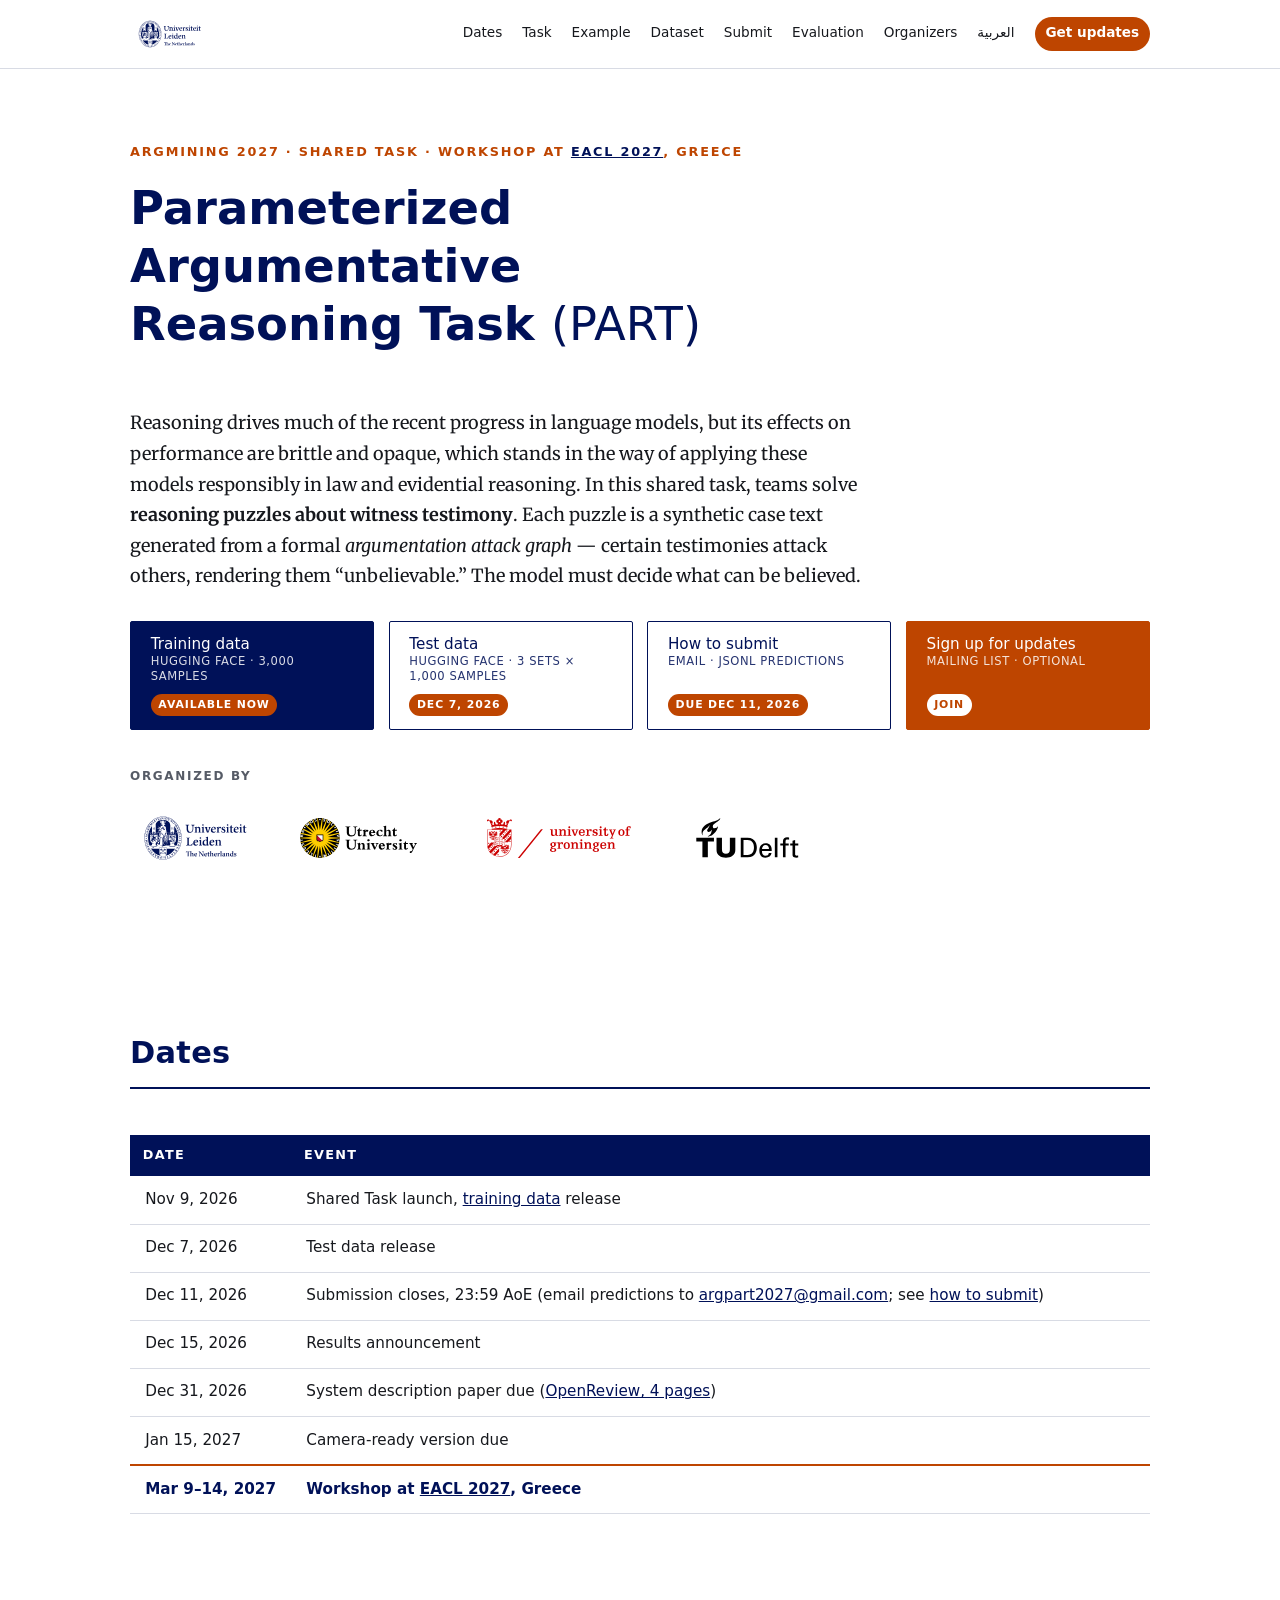
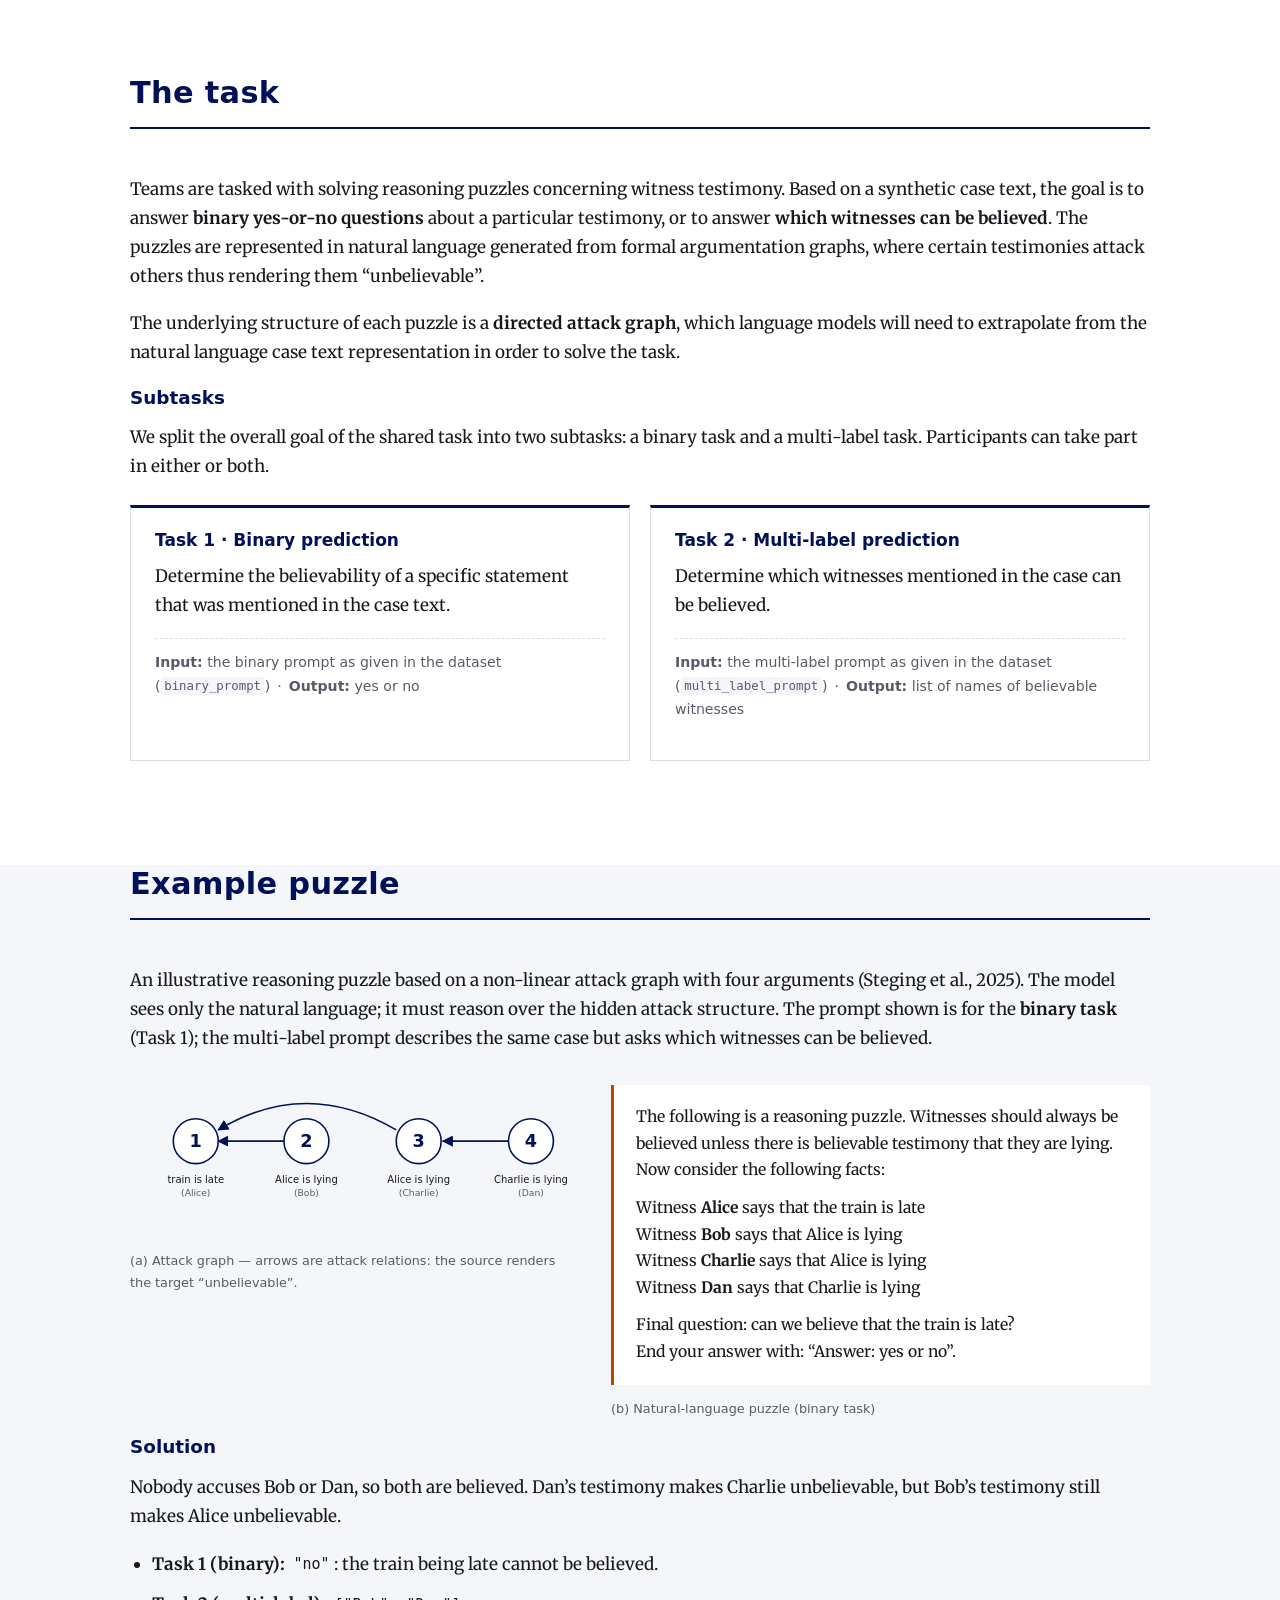
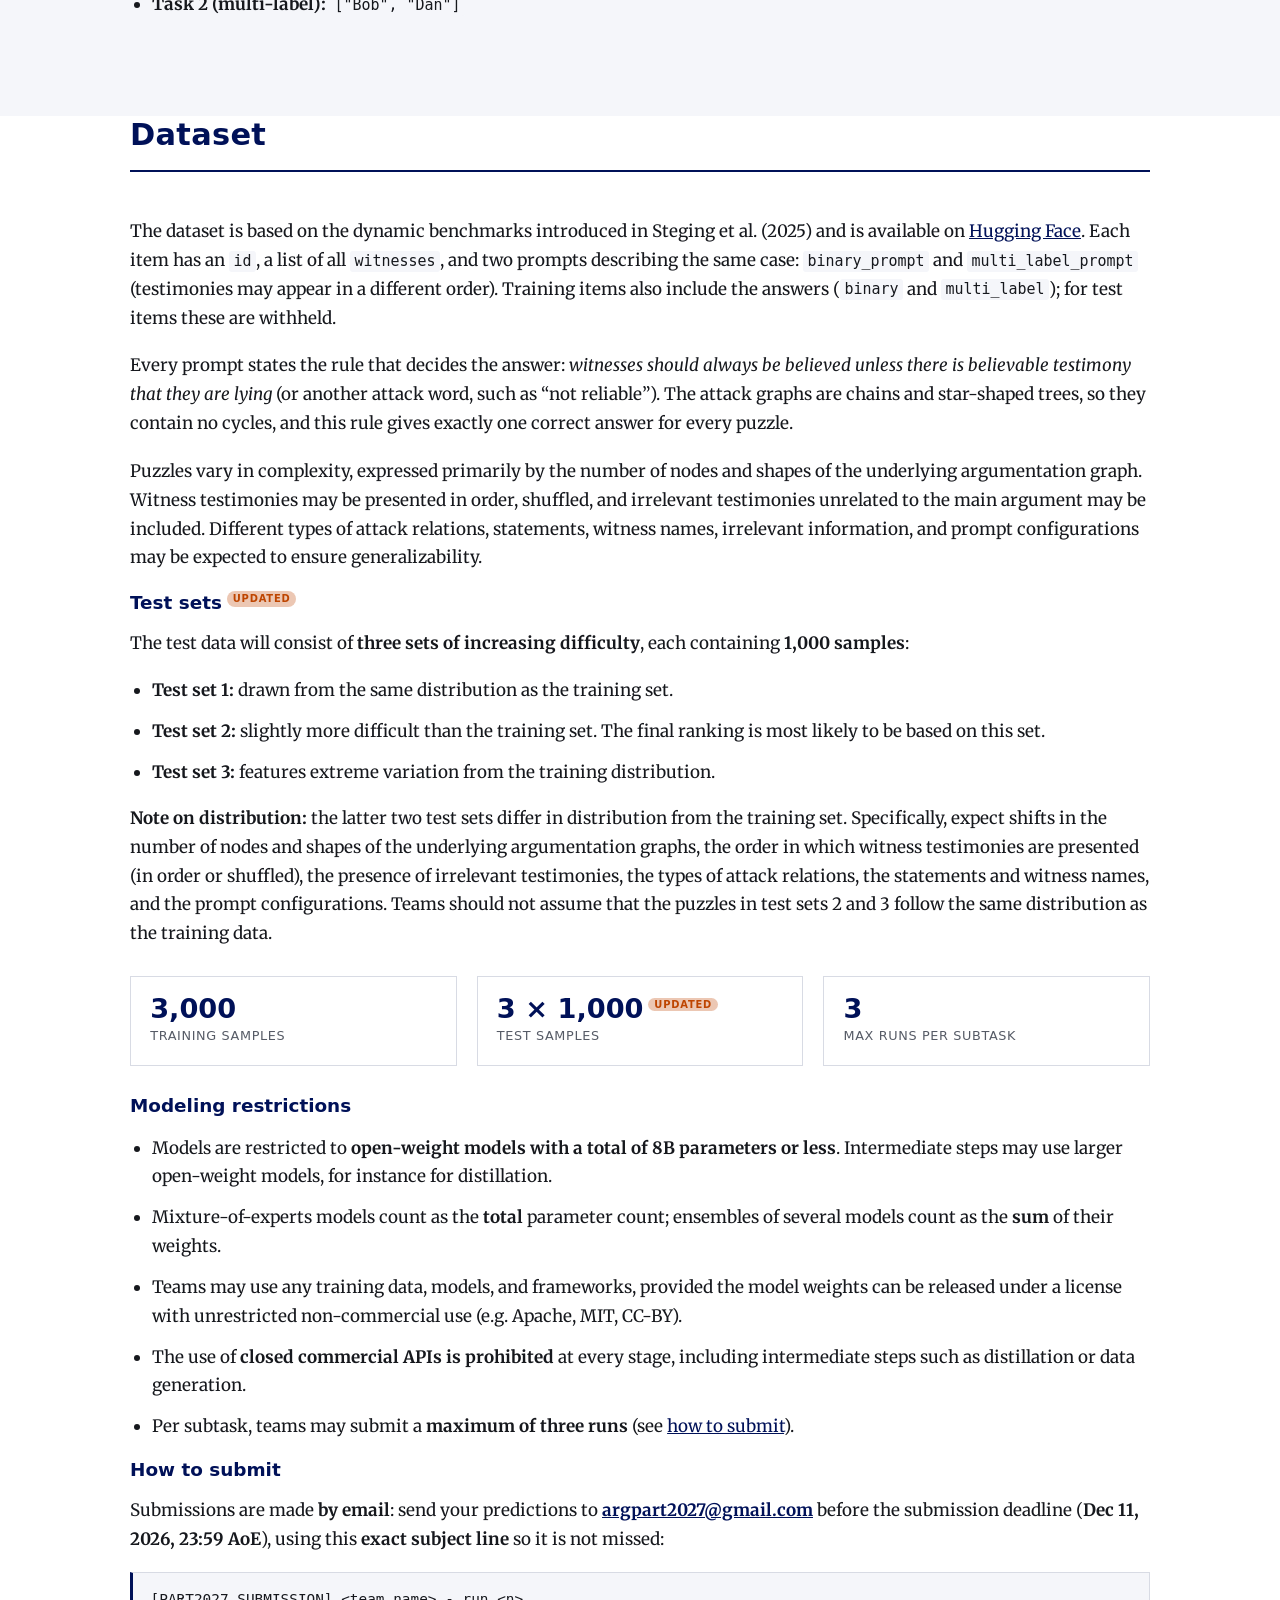
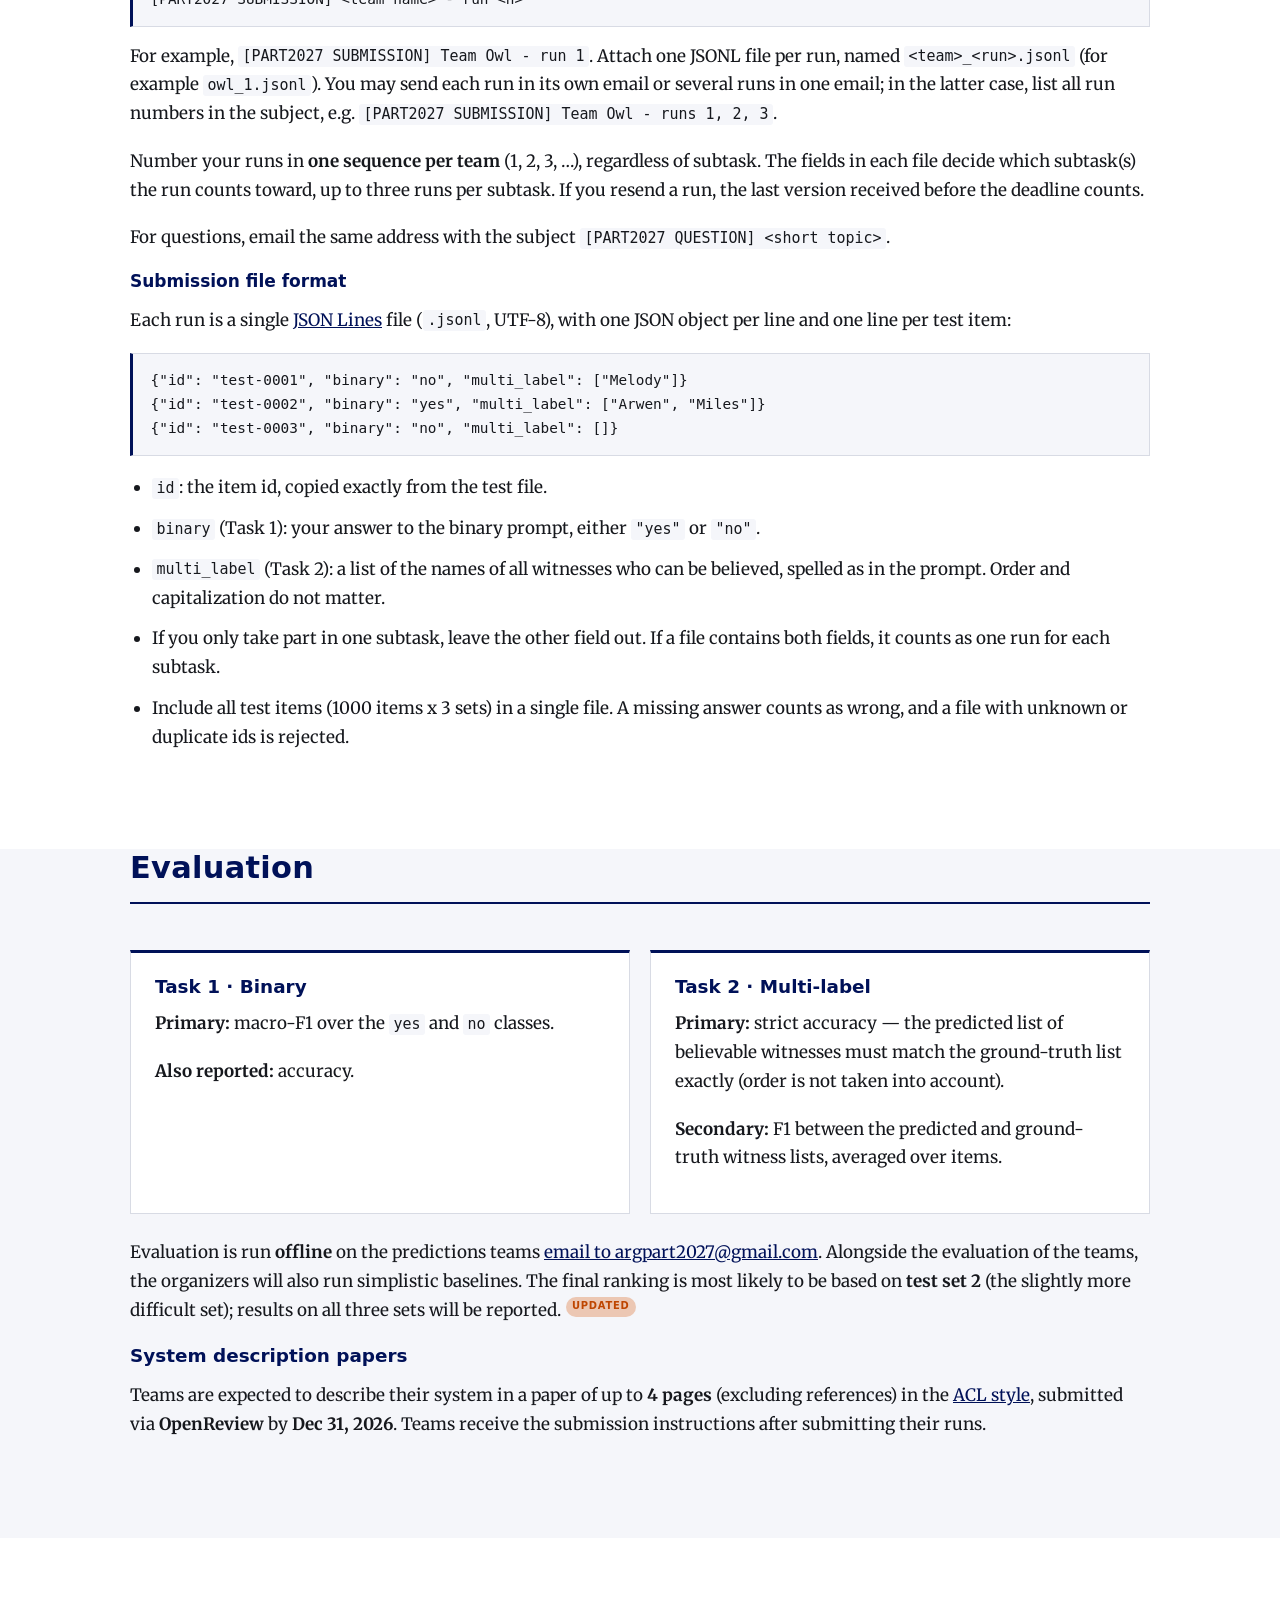
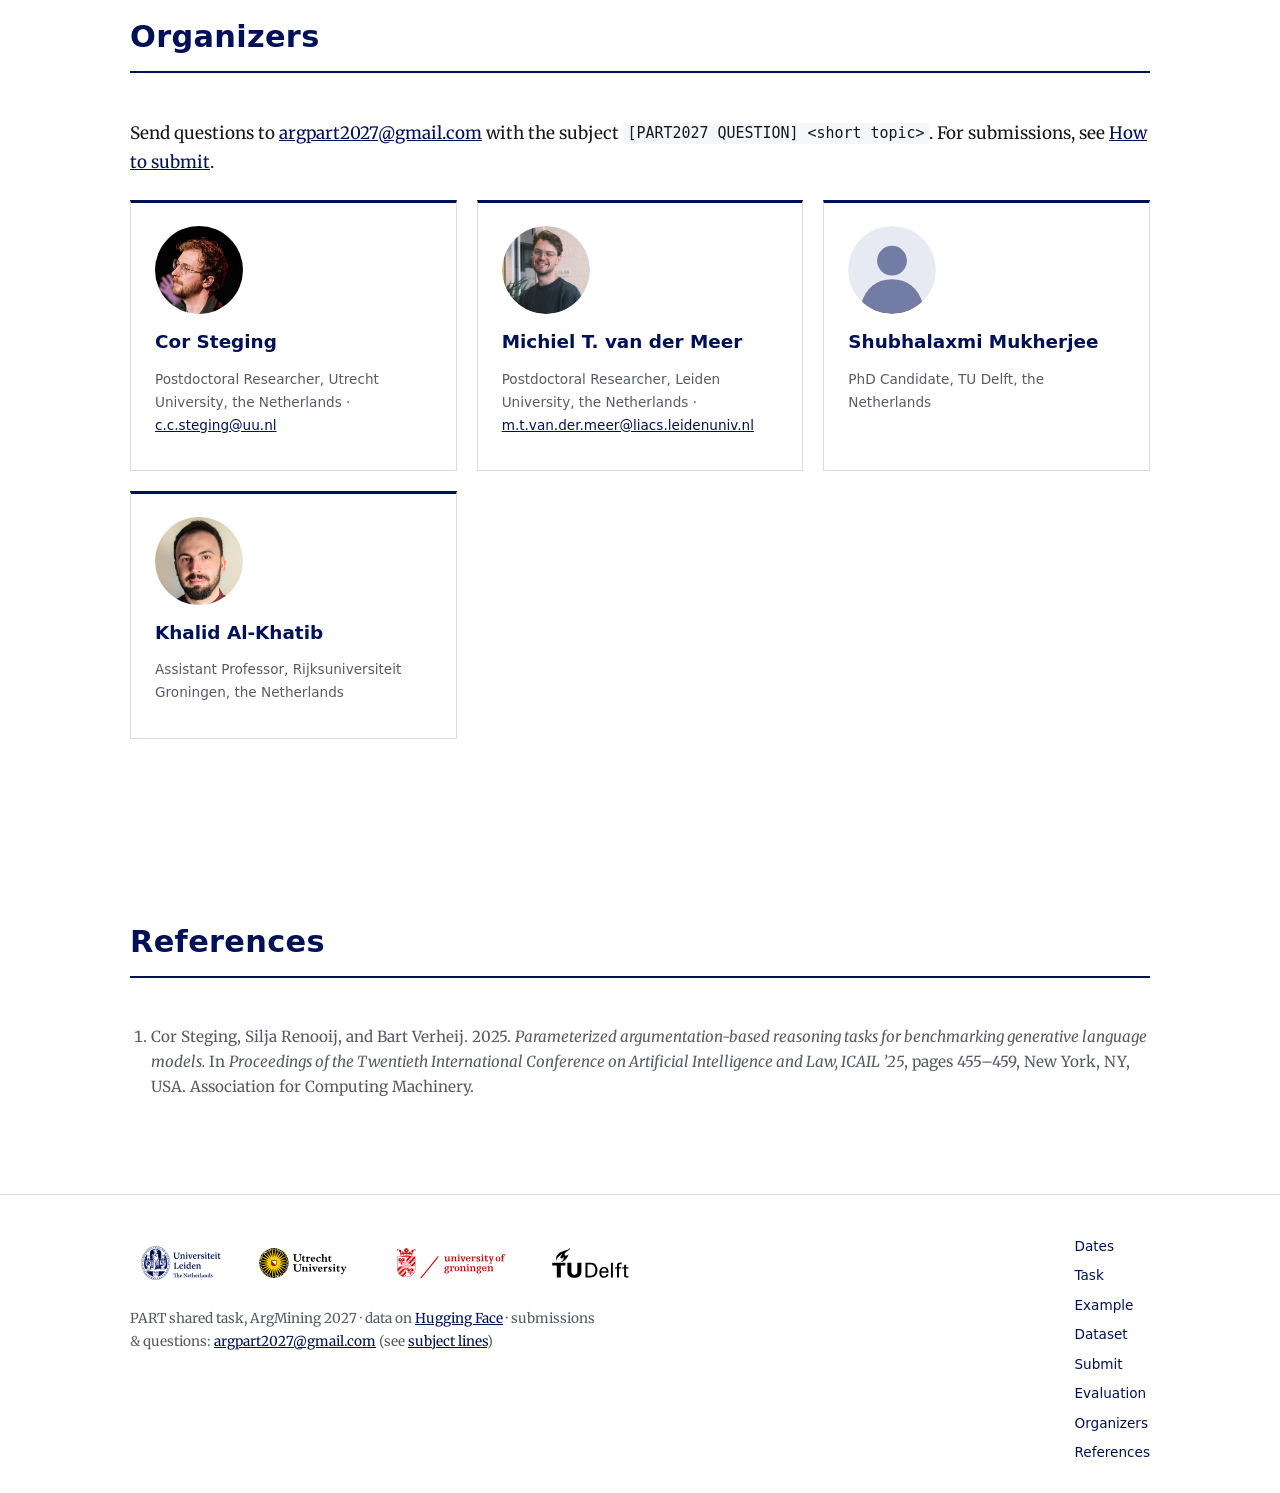
<file: index.html>
<!DOCTYPE html>
<html lang="en">
<head>
<meta charset="utf-8">
<meta name="viewport" content="width=device-width, initial-scale=1">
<title>PART: Parameterized Argumentative Reasoning Task — ArgMining 2027 Shared Task</title>
<meta name="description" content="ArgMining 2027 shared task (EACL 2027): teams solve reasoning puzzles over synthetic witness testimony generated from formal argumentation attack graphs.">
<link rel="canonical" href="https://argpart.github.io/">
<meta name="robots" content="index,follow">
<meta name="theme-color" content="#001158">
<link rel="icon" type="image/png" href="assets/logo-universiteit-leiden-international.png">
<link rel="icon" type="image/svg+xml" href="assets/logo-universiteit-leiden-international.svg">
<link rel="apple-touch-icon" href="assets/logo-universiteit-leiden-international.png">
<meta property="og:title" content="PART: Parameterized Argumentative Reasoning Task — ArgMining 2027 Shared Task">
<meta property="og:description" content="Answer binary or multi-label questions about which witness testimony can be believed. Data released on Hugging Face.">
<meta property="og:type" content="website">
<meta property="og:url" content="https://argpart.github.io/">
<meta property="og:site_name" content="ArgMining 2027">
<meta property="og:locale" content="en_GB">
<meta property="og:image" content="https://argpart.github.io/assets/logo-universiteit-leiden-international.png">
<meta property="og:image:width" content="1575">
<meta property="og:image:height" content="875">
<meta property="og:image:alt" content="Universiteit Leiden logo — host of the PART shared task, ArgMining 2027">
<meta name="twitter:card" content="summary_large_image">
<meta name="twitter:title" content="PART: Parameterized Argumentative Reasoning Task — ArgMining 2027 Shared Task">
<meta name="twitter:description" content="Answer binary or multi-label questions about which witness testimony can be believed. Data released on Hugging Face.">
<meta name="twitter:image" content="https://argpart.github.io/assets/logo-universiteit-leiden-international.png">
<script type="application/ld+json">
{
  "@context": "https://schema.org",
  "@type": "Event",
  "name": "PART: Parameterized Argumentative Reasoning Task — ArgMining 2027 Shared Task",
  "description": "Shared task on reasoning puzzles about witness testimony. Given a synthetic case text generated from a formal argumentation (attack) graph, teams predict which statements or witnesses can be believed. Held at the ArgMining 2027 workshop, EACL 2027.",
  "url": "https://argpart.github.io/",
  "image": "https://argpart.github.io/assets/logo-universiteit-leiden-international.png",
  "startDate": "2026-11-09",
  "endDate": "2027-03-14",
  "eventAttendanceMode": "https://schema.org/OnlineEventAttendanceMode",
  "location": { "@type": "Place", "name": "ArgMining 2027 workshop at EACL 2027, Greece", "url": "https://2027.eacl.org/" },
  "organizer": [
    { "@type": "Organization", "name": "PART shared task organizers", "email": "argpart2027@gmail.com", "url": "https://argpart.github.io/#organizers" },
    { "@type": "Organization", "name": "Utrecht University", "url": "https://www.uu.nl/en" },
    { "@type": "Organization", "name": "Leiden University", "url": "https://www.universiteitleiden.nl/" },
    { "@type": "Organization", "name": "Rijksuniversiteit Groningen", "url": "https://www.rug.nl" },
    { "@type": "Organization", "name": "TU Delft", "url": "https://www.tudelft.nl/" }
  ]
}
</script>
<link rel="preconnect" href="https://fonts.googleapis.com">
<link rel="preconnect" href="https://fonts.gstatic.com" crossorigin>
<link href="https://fonts.googleapis.com/css2?family=Merriweather:ital,wght@0,300;0,400;0,700;1,400&display=swap" rel="stylesheet">
<link rel="stylesheet" href="css/styles.css">
</head>
<body>
<a class="skip-link" href="#main">Skip to content</a>

<header class="site-header">
  <div class="wrap header-inner">
    <a class="brand" href="#top" aria-label="Universiteit Leiden (The Netherlands) — home">
      <img src="assets/logo-universiteit-leiden-international.svg" alt="Universiteit Leiden — The Netherlands" width="189" height="105">
    </a>
    <nav class="site-nav" aria-label="Main">
      <a href="#dates">Dates</a>
      <a href="#task">Task</a>
      <a href="#example">Example</a>
      <a href="#dataset">Dataset</a>
      <a href="#submission">Submit</a>
      <a href="#evaluation">Evaluation</a>
      <a href="#organizers">Organizers</a>
      <a href="ar/" lang="ar" dir="rtl">العربية</a>
      <a class="nav-signup" href="https://forms.gle/4nyxSPTUZDCkgYtt7" target="_blank" rel="noopener">Get updates</a>
    </nav>
  </div>
</header>

<main id="main">

  <!-- ============ HERO ============ -->
  <section class="hero" id="top">
    <div class="wrap">
      <p class="kicker">ArgMining 2027 &middot; Shared Task &middot; Workshop at <a href="https://2027.eacl.org/" rel="noopener">EACL 2027</a>, Greece</p>
      <h1>Parameterized Argumentative Reasoning Task <span class="abbrev">(PART)</span></h1>
      <p class="lede">
        Reasoning drives much of the recent progress in language models, but its effects on performance are brittle and opaque, which stands in the way of applying these models responsibly in law and evidential reasoning. In this shared task, teams solve
        <strong>reasoning puzzles about witness testimony</strong>. Each puzzle is a synthetic case text generated from a formal <em>argumentation attack graph</em> &mdash; certain testimonies attack others, rendering them
        &ldquo;unbelievable.&rdquo; The model must decide what can be believed.
      </p>
      <div class="cta-row">
        <a class="btn btn-primary" href="https://huggingface.co/datasets/michiel/argpart" rel="noopener">
          <span class="btn-label">Training data <small>Hugging Face &middot; 3,000 samples</small></span>
          <span class="btn-badge">Available now</span>
        </a>
        <!-- On Dec 7, 2026: point this back to https://huggingface.co/datasets/michiel/argpart and set the badge to "Available now" -->
        <a class="btn btn-outline" href="#dates">
          <span class="btn-label">Test data <small>Hugging Face &middot; 3 sets &times; 1,000 samples</small></span>
          <span class="btn-badge">Dec 7, 2026</span>
        </a>
        <a class="btn btn-outline" href="#submission">
          <span class="btn-label">How to submit <small>Email &middot; JSONL predictions</small></span>
          <span class="btn-badge">Due Dec 11, 2026</span>
        </a>
        <a class="btn btn-signup" href="https://forms.gle/4nyxSPTUZDCkgYtt7" target="_blank" rel="noopener">
          <span class="btn-label">Sign up for updates <small>Mailing list &middot; optional</small></span>
          <span class="btn-badge">Join</span>
        </a>
      </div>
      <div class="univ">
        <p class="univ-label">Organized by</p>
        <div class="univ-logos">
          <a href="https://www.universiteitleiden.nl/" target="_blank">
            <img class="logo-leiden" src="assets/logo-universiteit-leiden-international.svg" alt="Universiteit Leiden - The Netherlands">
          </a>
          <a href="https://www.uu.nl/en" target="_blank">
            <img src="assets/uu-logo.svg" alt="Utrecht University" width="148" height="40" loading="lazy" decoding="async">
          </a>
          <a href="https://www.rug.nl" target="_blank">
            <img src="assets/rug-logo.svg" alt="Rijksuniversiteit Groningen" width="169" height="40" loading="lazy" decoding="async">
          </a>
          <a href="https://www.tudelft.nl/" target="_blank">
            <img src="assets/tudelft-logo.svg" alt="TU Delft" width="103" height="40" loading="lazy" decoding="async">
          </a>
        </div>
      </div>
    </div>
  </section>

  <!-- ============ DATES (front and center) ============ -->
  <section class="dates" id="dates">
    <div class="wrap">
      <h2>Dates</h2>
      <table class="dates-table">
        <caption class="visually-hidden">Timeline for the PART shared task</caption>
        <thead>
          <tr><th scope="col">Date</th><th scope="col">Event</th></tr>
        </thead>
        <tbody>
          <tr><td scope="row">Nov 9, 2026</td><td>Shared Task launch, <a href="https://huggingface.co/datasets/michiel/argpart" rel="noopener">training data</a> release</td></tr>
          <tr><td scope="row">Dec 7, 2026</td><td>Test data release</td></tr>
          <tr><td scope="row">Dec 11, 2026</td><td>Submission closes, 23:59 AoE (email predictions to <a href="mailto:argpart2027@gmail.com?subject=%5BPART2027%20SUBMISSION%5D%20">argpart2027@gmail.com</a>; see <a href="#submission">how to submit</a>)</td></tr>
          <tr><td scope="row">Dec 15, 2026</td><td>Results announcement</td></tr>
          <tr><td scope="row">Dec 31, 2026</td><td>System description paper due (<a href="#papers">OpenReview, 4 pages</a>)</td></tr>
          <tr><td scope="row">Jan 15, 2027</td><td>Camera-ready version due</td></tr>
          <tr class="dates-final"><td scope="row">Mar 9&ndash;14, 2027</td><td>Workshop at <a href="https://2027.eacl.org/" rel="noopener">EACL 2027</a>, Greece</td></tr>
        </tbody>
      </table>
    </div>
  </section>

  <!-- ============ TASK ============ -->
  <section id="task">
    <div class="wrap">
      <h2>The task</h2>
      <p>
        Teams are tasked with solving reasoning puzzles concerning witness
        testimony. Based on a synthetic case text, the goal is to answer
        <strong>binary yes-or-no questions</strong> about a particular testimony,
        or to answer <strong>which witnesses can be believed</strong>. The puzzles
        are represented in natural language generated from formal argumentation
        graphs, where certain testimonies attack others thus rendering them
        &ldquo;unbelievable&rdquo;.
      </p>
      <p>
        The underlying structure of each puzzle is a <strong>directed attack
        graph</strong>, which language models will need to extrapolate from the
        natural language case text representation in order to solve the task.
      </p>

      <h3>Subtasks</h3>
      <p>
        We split the overall goal of the shared task into two subtasks: a binary
        task and a multi-label task. Participants can take part in either or
        both.
      </p>
      <div class="subtask-grid">
        <div class="subtask-card">
          <h4>Task 1 &middot; Binary prediction</h4>
          <p>
            Determine the believability of a specific statement that was
            mentioned in the case text.
          </p>
          <p class="io"><strong>Input:</strong> the binary prompt as given in the dataset (<code>binary_prompt</code>)&ensp;&middot;&ensp;<strong>Output:</strong> yes or no</p>
        </div>
        <div class="subtask-card">
          <h4>Task 2 &middot; Multi-label prediction</h4>
          <p>
            Determine which witnesses mentioned in the case can be believed.
          </p>
          <p class="io"><strong>Input:</strong> the multi-label prompt as given in the dataset (<code>multi_label_prompt</code>)&ensp;&middot;&ensp;<strong>Output:</strong> list of names of believable witnesses</p>
        </div>
      </div>
    </div>
  </section>

  <!-- ============ EXAMPLE ============ -->
  <section id="example" class="alt-bg">
    <div class="wrap">
      <h2>Example puzzle</h2>
      <p>
        An illustrative reasoning puzzle based on a non-linear attack graph with
        four arguments (Steging et&nbsp;al., 2025). The model sees only the
        natural language; it must reason over the hidden attack structure.
        The prompt shown is for the <strong>binary task</strong> (Task&nbsp;1); the
        multi-label prompt describes the same case but asks which witnesses can be
        believed.
      </p>
      <figure class="example">
        <div class="example-fig">
          <svg class="attack-graph" viewBox="0 0 560 190" role="img" aria-labelledby="ag-title ag-desc">
            <title id="ag-title">Attack graph of the example puzzle</title>
            <desc id="ag-desc">Four arguments numbered 1 to 4. Argument 2 attacks argument 1. Argument 3 attacks argument 1. Argument 4 attacks argument 3.</desc>
            <defs>
              <marker id="arrow" viewBox="0 0 10 10" refX="9" refY="5" markerWidth="7" markerHeight="7" orient="auto-start-reverse">
                <path d="M 0 0 L 10 5 L 0 10 z" fill="#001158"/>
              </marker>
            </defs>
            <!-- edges -->
            <path class="edge" d="M 192 70 L 110 70" marker-end="url(#arrow)"/>
            <path class="edge" d="M 332 56 Q 220 -10 110 56" marker-end="url(#arrow)"/>
            <path class="edge" d="M 472 70 L 390 70" marker-end="url(#arrow)"/>
            <!-- nodes -->
            <g class="node">
              <circle cx="82" cy="70" r="28"/>
              <text x="82" y="70" class="node-num" text-anchor="middle" dominant-baseline="central">1</text>
              <text x="82" y="122" class="node-label" text-anchor="middle">train is late</text>
              <text x="82" y="138" class="node-sub" text-anchor="middle">(Alice)</text>
            </g>
            <g class="node">
              <circle cx="220" cy="70" r="28"/>
              <text x="220" y="70" class="node-num" text-anchor="middle" dominant-baseline="central">2</text>
              <text x="220" y="122" class="node-label" text-anchor="middle">Alice is lying</text>
              <text x="220" y="138" class="node-sub" text-anchor="middle">(Bob)</text>
            </g>
            <g class="node">
              <circle cx="360" cy="70" r="28"/>
              <text x="360" y="70" class="node-num" text-anchor="middle" dominant-baseline="central">3</text>
              <text x="360" y="122" class="node-label" text-anchor="middle">Alice is lying</text>
              <text x="360" y="138" class="node-sub" text-anchor="middle">(Charlie)</text>
            </g>
            <g class="node">
              <circle cx="500" cy="70" r="28"/>
              <text x="500" y="70" class="node-num" text-anchor="middle" dominant-baseline="central">4</text>
              <text x="500" y="122" class="node-label" text-anchor="middle">Charlie is lying</text>
              <text x="500" y="138" class="node-sub" text-anchor="middle">(Dan)</text>
            </g>
          </svg>
          <figcaption class="fig-caption">(a) Attack graph &mdash; arrows are attack relations: the source renders the target &ldquo;unbelievable&rdquo;.</figcaption>
        </div>
        <div class="example-text">
          <blockquote>
            <p>The following is a reasoning puzzle. Witnesses should always be believed unless there is believable testimony that they are lying. Now consider the following facts:</p>
            <p>Witness <strong>Alice</strong> says that the train is late<br>
            Witness <strong>Bob</strong> says that Alice is lying<br>
            Witness <strong>Charlie</strong> says that Alice is lying<br>
            Witness <strong>Dan</strong> says that Charlie is lying</p>
            <p>Final question: can we believe that the train is late?<br>
            End your answer with: &ldquo;Answer: yes or no&rdquo;.</p>
          </blockquote>
          <figcaption class="fig-caption">(b) Natural-language puzzle (binary task)</figcaption>
        </div>
      </figure>
      <div class="example-solution">
        <h3>Solution</h3>
        <p>
          Nobody accuses Bob or Dan, so both are believed. Dan&rsquo;s testimony
          makes Charlie unbelievable, but Bob&rsquo;s testimony still makes Alice
          unbelievable.
        </p>
        <ul class="restrictions">
          <li><strong>Task 1 (binary):</strong> <code>"no"</code>: the train being late cannot be believed.</li>
          <li><strong>Task 2 (multi-label):</strong> <code>["Bob", "Dan"]</code></li>
        </ul>
      </div>
    </div>
  </section>

  <!-- ============ DATASET ============ -->
  <section id="dataset">
    <div class="wrap">
      <h2>Dataset</h2>
      <p>
        The dataset is based on the dynamic benchmarks introduced in
        Steging et&nbsp;al. (2025) and is available on
        <a href="https://huggingface.co/datasets/michiel/argpart" rel="noopener">Hugging Face</a>.
        Each item has an <code>id</code>, a list of all <code>witnesses</code>, and two
        prompts describing the same case: <code>binary_prompt</code> and
        <code>multi_label_prompt</code> (testimonies may appear in a different order).
        Training items also include the answers (<code>binary</code> and
        <code>multi_label</code>); for test items these are withheld.
      </p>
      <p>
        Every prompt states the rule that decides the answer: <em>witnesses should
        always be believed unless there is believable testimony that they are
        lying</em> (or another attack word, such as &ldquo;not reliable&rdquo;).
        The attack graphs are chains and star-shaped trees, so they contain no
        cycles, and this rule gives exactly one correct answer for every puzzle.
      </p>
      <p>
        Puzzles vary in complexity, expressed primarily by the number of nodes
        and shapes of the underlying argumentation graph. Witness testimonies may
        be presented in order, shuffled, and irrelevant testimonies unrelated to
        the main argument may be included. Different types of attack relations,
        statements, witness names, irrelevant information, and prompt
        configurations may be expected to ensure generalizability.
      </p>
      <h3>Test sets<span class="updated-flag">updated</span></h3>
      <p>
        The test data will consist of <strong>three sets of increasing
        difficulty</strong>, each containing <strong>1,000 samples</strong>:
      </p>
      <ul class="restrictions">
        <li><strong>Test set 1:</strong> drawn from the same distribution as the training set.</li>
        <li><strong>Test set 2:</strong> slightly more difficult than the training set. The final ranking is most likely to be based on this set.</li>
        <li><strong>Test set 3:</strong> features extreme variation from the training distribution.</li>
      </ul>
      <p>
        <strong>Note on distribution:</strong> the latter two test sets differ in distribution
        from the training set. Specifically, expect shifts in the number of nodes and
        shapes of the underlying argumentation graphs, the order in which witness
        testimonies are presented (in order or shuffled), the presence of irrelevant
        testimonies, the types of attack relations, the statements and witness names,
        and the prompt configurations. Teams should not assume that the puzzles in
        test sets 2 and 3 follow the same distribution as the training data.
      </p>

      <div class="fact-grid">
        <div class="fact">
          <span class="fact-num">3,000</span>
          <span class="fact-label">training samples</span>
        </div>
        <div class="fact">
          <span class="fact-num">3 &times; 1,000<span class="updated-flag">updated</span></span>
          <span class="fact-label">test samples</span>
        </div>
        <div class="fact">
          <span class="fact-num">3</span>
          <span class="fact-label">max runs per subtask</span>
        </div>
      </div>
      <h3>Modeling restrictions</h3>
      <ul class="restrictions">
        <li>Models are restricted to <strong>open-weight models with a total of 8B parameters or less</strong>. Intermediate steps may use larger open-weight models, for instance for distillation.</li>
        <li>Mixture-of-experts models count as the <strong>total</strong> parameter count; ensembles of several models count as the <strong>sum</strong> of their weights.</li>
        <li>Teams may use any training data, models, and frameworks, provided the model weights can be released under a license with unrestricted non-commercial use (e.g. Apache, MIT, CC-BY).</li>
        <li>The use of <strong>closed commercial APIs is prohibited</strong> at every stage, including intermediate steps such as distillation or data generation.</li>
        <li>Per subtask, teams may submit a <strong>maximum of three runs</strong> (see <a href="#submission">how to submit</a>).</li>
      </ul>
      <h3 id="submission">How to submit</h3>
      <p>
        Submissions are made <strong>by email</strong>: send your predictions to
        <a href="mailto:argpart2027@gmail.com?subject=%5BPART2027%20SUBMISSION%5D%20"><strong>argpart2027@gmail.com</strong></a>
        before the submission deadline (<strong>Dec 11, 2026, 23:59 AoE</strong>), using this
        <strong>exact subject line</strong> so it is not missed:
      </p>
<pre class="code-block"><code>[PART2027 SUBMISSION] &lt;team name&gt; - run &lt;n&gt;</code></pre>
      <p>
        For example, <code>[PART2027 SUBMISSION] Team Owl - run 1</code>. Attach one
        JSONL file per run, named <code>&lt;team&gt;_&lt;run&gt;.jsonl</code> (for example
        <code>owl_1.jsonl</code>). You may send each run in its own email or several
        runs in one email; in the latter case, list all run numbers in the subject,
        e.g. <code>[PART2027 SUBMISSION] Team Owl - runs 1, 2, 3</code>.
      </p>
      <p>
        Number your runs in <strong>one sequence per team</strong> (1, 2, 3, &hellip;),
        regardless of subtask. The fields in each file decide which subtask(s) the run
        counts toward, up to three runs per subtask. If you resend a run, the last
        version received before the deadline counts.
      </p>
      <p>
        For questions, email the same address with the subject
        <code>[PART2027 QUESTION] &lt;short topic&gt;</code>.
      </p>
      <h4>Submission file format</h4>
      <p>
        Each run is a single <a href="https://jsonlines.org/" rel="noopener">JSON Lines</a>
        file (<code>.jsonl</code>, UTF-8), with one JSON object per line and one line
        per test item:
      </p>
<pre class="code-block"><code>{"id": "test-0001", "binary": "no", "multi_label": ["Melody"]}
{"id": "test-0002", "binary": "yes", "multi_label": ["Arwen", "Miles"]}
{"id": "test-0003", "binary": "no", "multi_label": []}</code></pre>
      <ul class="restrictions">
        <li><code>id</code>: the item id, copied exactly from the test file.</li>
        <li><code>binary</code> (Task 1): your answer to the binary prompt, either <code>"yes"</code> or <code>"no"</code>.</li>
        <li><code>multi_label</code> (Task 2): a list of the names of all witnesses who can be believed, spelled as in the prompt. Order and capitalization do not matter.</li>
        <li>If you only take part in one subtask, leave the other field out. If a file contains both fields, it counts as one run for each subtask.</li>
        <li>Include all test items (1000 items x 3 sets) in a single file. A missing answer counts as wrong, and a file with unknown or duplicate ids is rejected.</li>
      </ul>
    </div>
  </section>

  <!-- ============ EVALUATION ============ -->
  <section id="evaluation" class="alt-bg">
    <div class="wrap">
      <h2>Evaluation</h2>
      <div class="eval-grid">
        <div class="eval-card">
          <h3>Task 1 &middot; Binary</h3>
          <p><strong>Primary:</strong> macro-F1 over the <code>yes</code> and <code>no</code> classes.</p>
          <p><strong>Also reported:</strong> accuracy.</p>
        </div>
        <div class="eval-card">
          <h3>Task 2 &middot; Multi-label</h3>
          <p><strong>Primary:</strong> strict accuracy &mdash; the predicted list of believable witnesses must match the ground-truth list exactly (order is not taken into account).</p>
          <p><strong>Secondary:</strong> F1 between the predicted and ground-truth witness lists, averaged over items.</p>
        </div>
      </div>
      <p>
        Evaluation is run <strong>offline</strong> on the predictions teams
        <a href="#submission">email to argpart2027@gmail.com</a>. Alongside the evaluation of the
        teams, the organizers will also run simplistic baselines. The final ranking is
        most likely to be based on <strong>test set 2</strong> (the slightly more difficult
        set); results on all three sets will be reported.<span class="updated-flag">updated</span>
      </p>
      <h3 id="papers">System description papers</h3>
      <p>
        Teams are expected to describe their system in a paper of up to
        <strong>4 pages</strong> (excluding references) in the
        <a href="https://github.com/acl-org/acl-style-files" rel="noopener">ACL style</a>,
        submitted via <strong>OpenReview</strong> by <strong>Dec 31, 2026</strong>.
        Teams receive the submission instructions after submitting their runs.
      </p>
    </div>
  </section>

  <!-- ============ ORGANIZERS ============ -->
  <section id="organizers">
    <div class="wrap">
      <h2>Organizers</h2>
      <p>Send questions to <a href="mailto:argpart2027@gmail.com?subject=%5BPART2027%20QUESTION%5D%20">argpart2027@gmail.com</a> with the subject <code>[PART2027 QUESTION] &lt;short topic&gt;</code>. For submissions, see <a href="#submission">How to submit</a>.</p>
      <div class="organizer-grid">
        <div class="organizer">
          <img class="avatar" src="assets/steging.jpg" alt="Cor Steging (photo to be added)" width="160" height="160" loading="lazy" decoding="async">
          <h3>Cor Steging</h3>
          <p class="meta">Postdoctoral Researcher, Utrecht University, the Netherlands &middot; <a href="mailto:c.c.steging@uu.nl">c.c.steging@uu.nl</a></p>
        </div>
        <div class="organizer">
          <img class="avatar" src="assets/vandermeer.jpg" alt="Michiel T. van der Meer" width="160" height="160" loading="lazy" decoding="async">
          <h3>Michiel T. van der Meer</h3>
          <p class="meta">Postdoctoral Researcher, Leiden University, the Netherlands &middot; <a href="mailto:m.t.van.der.meer@liacs.leidenuniv.nl">m.t.van.der.meer@liacs.leidenuniv.nl</a></p>
        </div>
        <div class="organizer">
          <!-- PLACEHOLDER photo: replace assets/org-mukherjee.svg with the real photo (JPG/PNG) -->
          <img class="avatar" src="assets/org-mukherjee.svg" alt="Shubhalaxmi Mukherjee (photo to be added)" width="160" height="160" loading="lazy" decoding="async">
          <h3>Shubhalaxmi Mukherjee</h3>
          <p class="meta">PhD Candidate, TU Delft, the Netherlands</p>
        </div>
        <div class="organizer">
          <img class="avatar" src="assets/alkhatib.jpg" alt="Khalid Al-Khatib" width="160" height="160" loading="lazy" decoding="async">
          <h3>Khalid Al-Khatib</h3>
          <p class="meta">Assistant Professor, Rijksuniversiteit Groningen, the Netherlands</p>
        </div>
      </div>
    </div>
  </section>

  <!-- ============ REFERENCES ============ -->
  <section id="references">
    <div class="wrap">
      <h2>References</h2>
      <ol class="references">
        <li>
          Cor Steging, Silja Renooij, and Bart Verheij. 2025.
          <em>Parameterized argumentation-based reasoning tasks for benchmarking generative language models.</em>
          In <em>Proceedings of the Twentieth International Conference on Artificial Intelligence and Law, ICAIL &rsquo;25</em>,
          pages 455&ndash;459, New York, NY, USA. Association for Computing Machinery.
        </li>
      </ol>
    </div>
  </section>
</main>

<footer class="site-footer">
  <div class="wrap footer-inner">
    <div class="footer-brand">
      <div class="footer-logos">
        <a href="https://www.universiteitleiden.nl/" target="_blank" rel="noopener"><img class="logo-leiden" src="assets/logo-universiteit-leiden-international.svg" alt="Universiteit Leiden — The Netherlands" width="142" height="80" loading="lazy" decoding="async"></a>
        <a href="https://www.uu.nl/en" target="_blank" rel="noopener"><img src="assets/uu-logo.svg" alt="Utrecht University" width="148" height="40" loading="lazy" decoding="async"></a>
        <a href="https://www.rug.nl" target="_blank" rel="noopener"><img src="assets/rug-logo.svg" alt="Rijksuniversiteit Groningen" width="169" height="40" loading="lazy" decoding="async"></a>
        <a href="https://www.tudelft.nl/" target="_blank" rel="noopener"><img src="assets/tudelft-logo.svg" alt="TU Delft" width="103" height="40" loading="lazy" decoding="async"></a>
      </div>
      <p class="footer-note">
        PART shared task, ArgMining 2027 &middot; data on <a href="https://huggingface.co/datasets/michiel/argpart" rel="noopener">Hugging Face</a>
        &middot; submissions &amp; questions:
        <a href="mailto:argpart2027@gmail.com">argpart2027@gmail.com</a>
        (see <a href="#submission">subject lines</a>)
      </p>
    </div>
    <nav class="footer-nav" aria-label="Footer">
      <a href="#dates">Dates</a>
      <a href="#task">Task</a>
      <a href="#example">Example</a>
      <a href="#dataset">Dataset</a>
      <a href="#submission">Submit</a>
      <a href="#evaluation">Evaluation</a>
      <a href="#organizers">Organizers</a>
      <a href="#references">References</a>
    </nav>
  </div>
</footer>
</body>
</html>
</file>
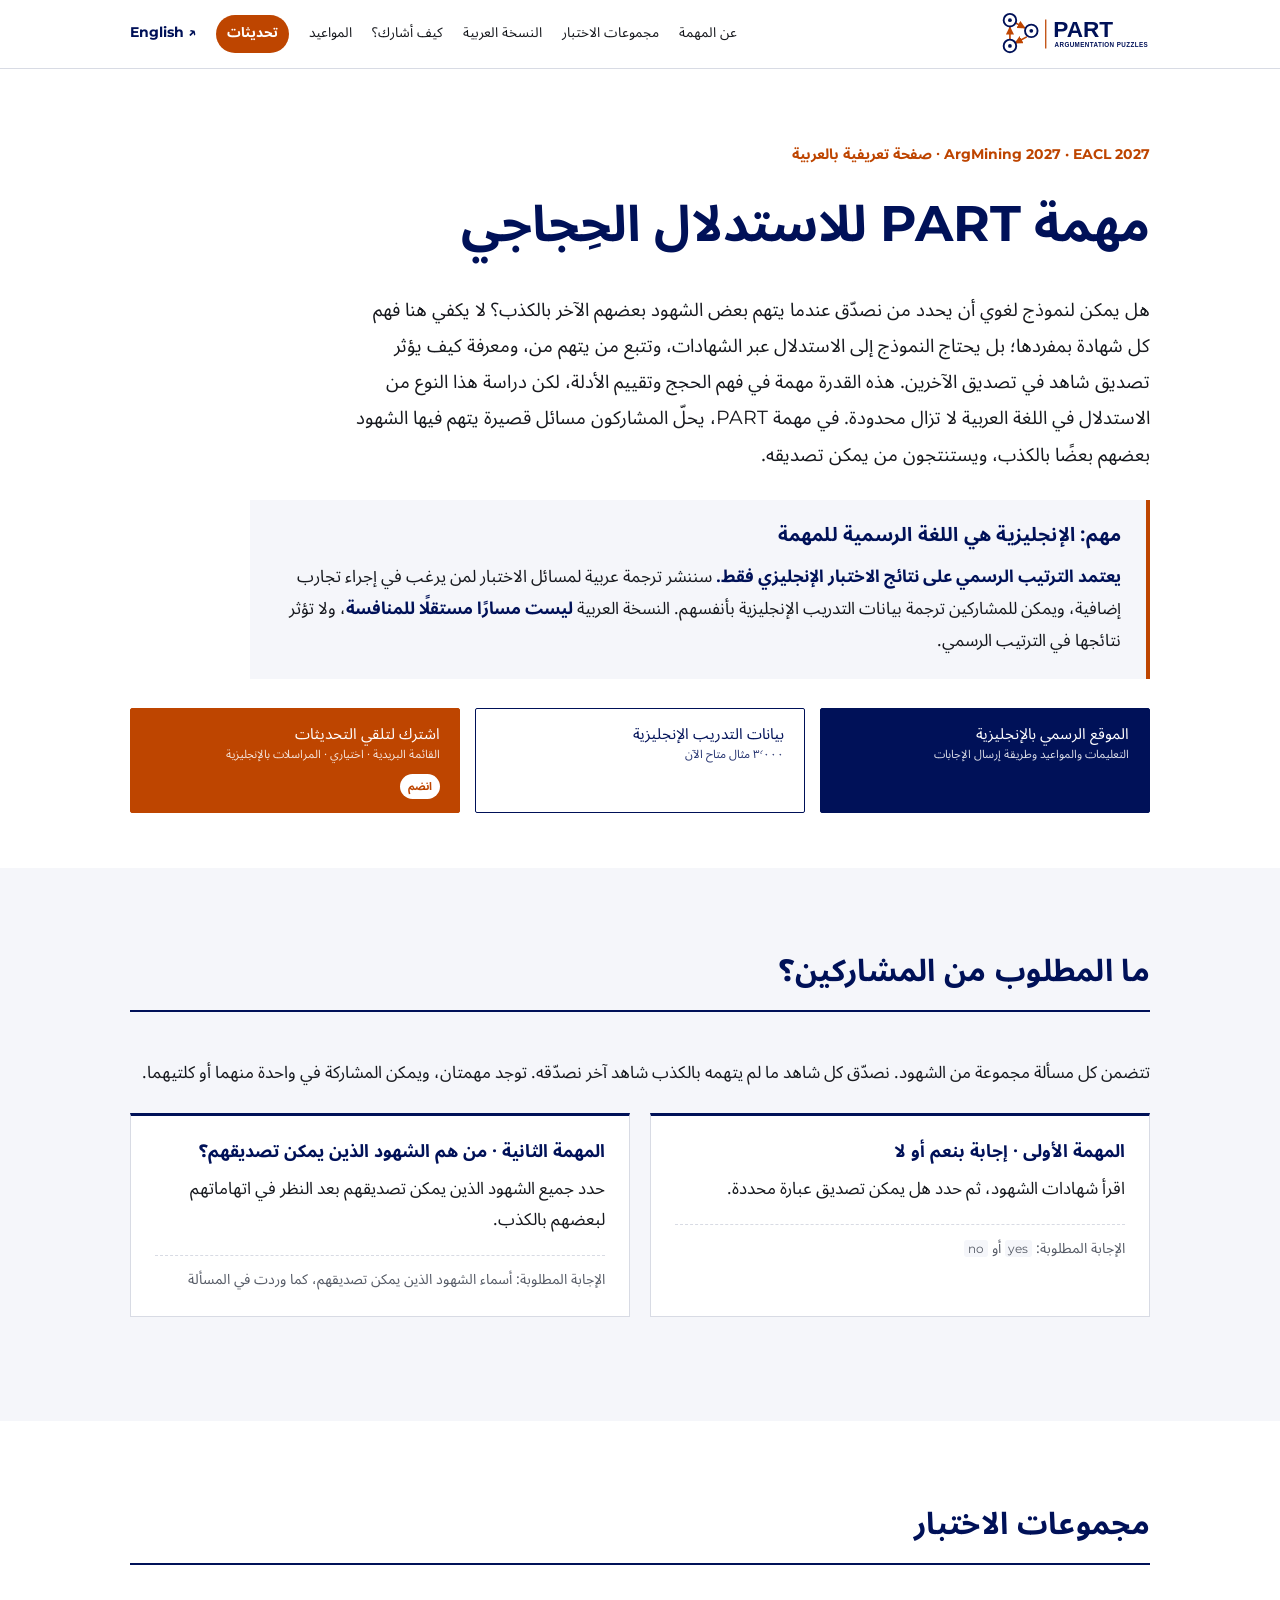
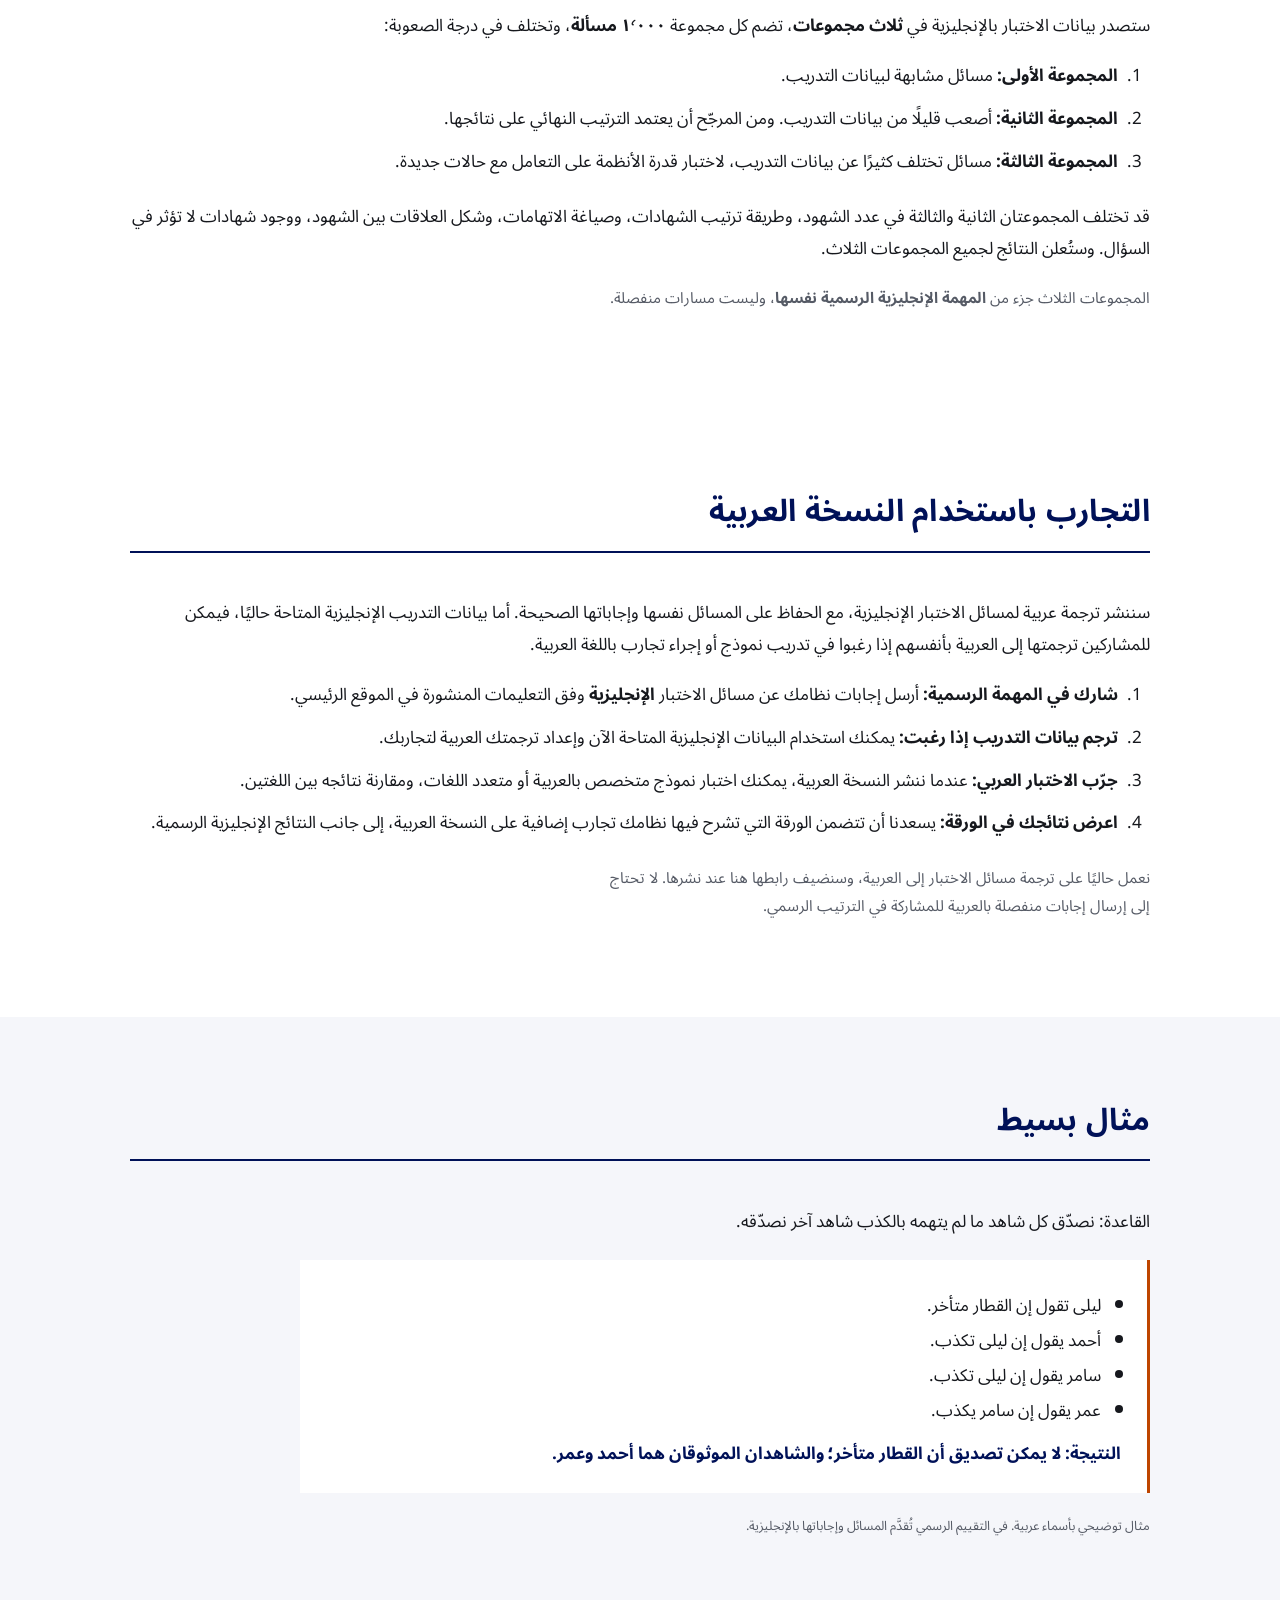
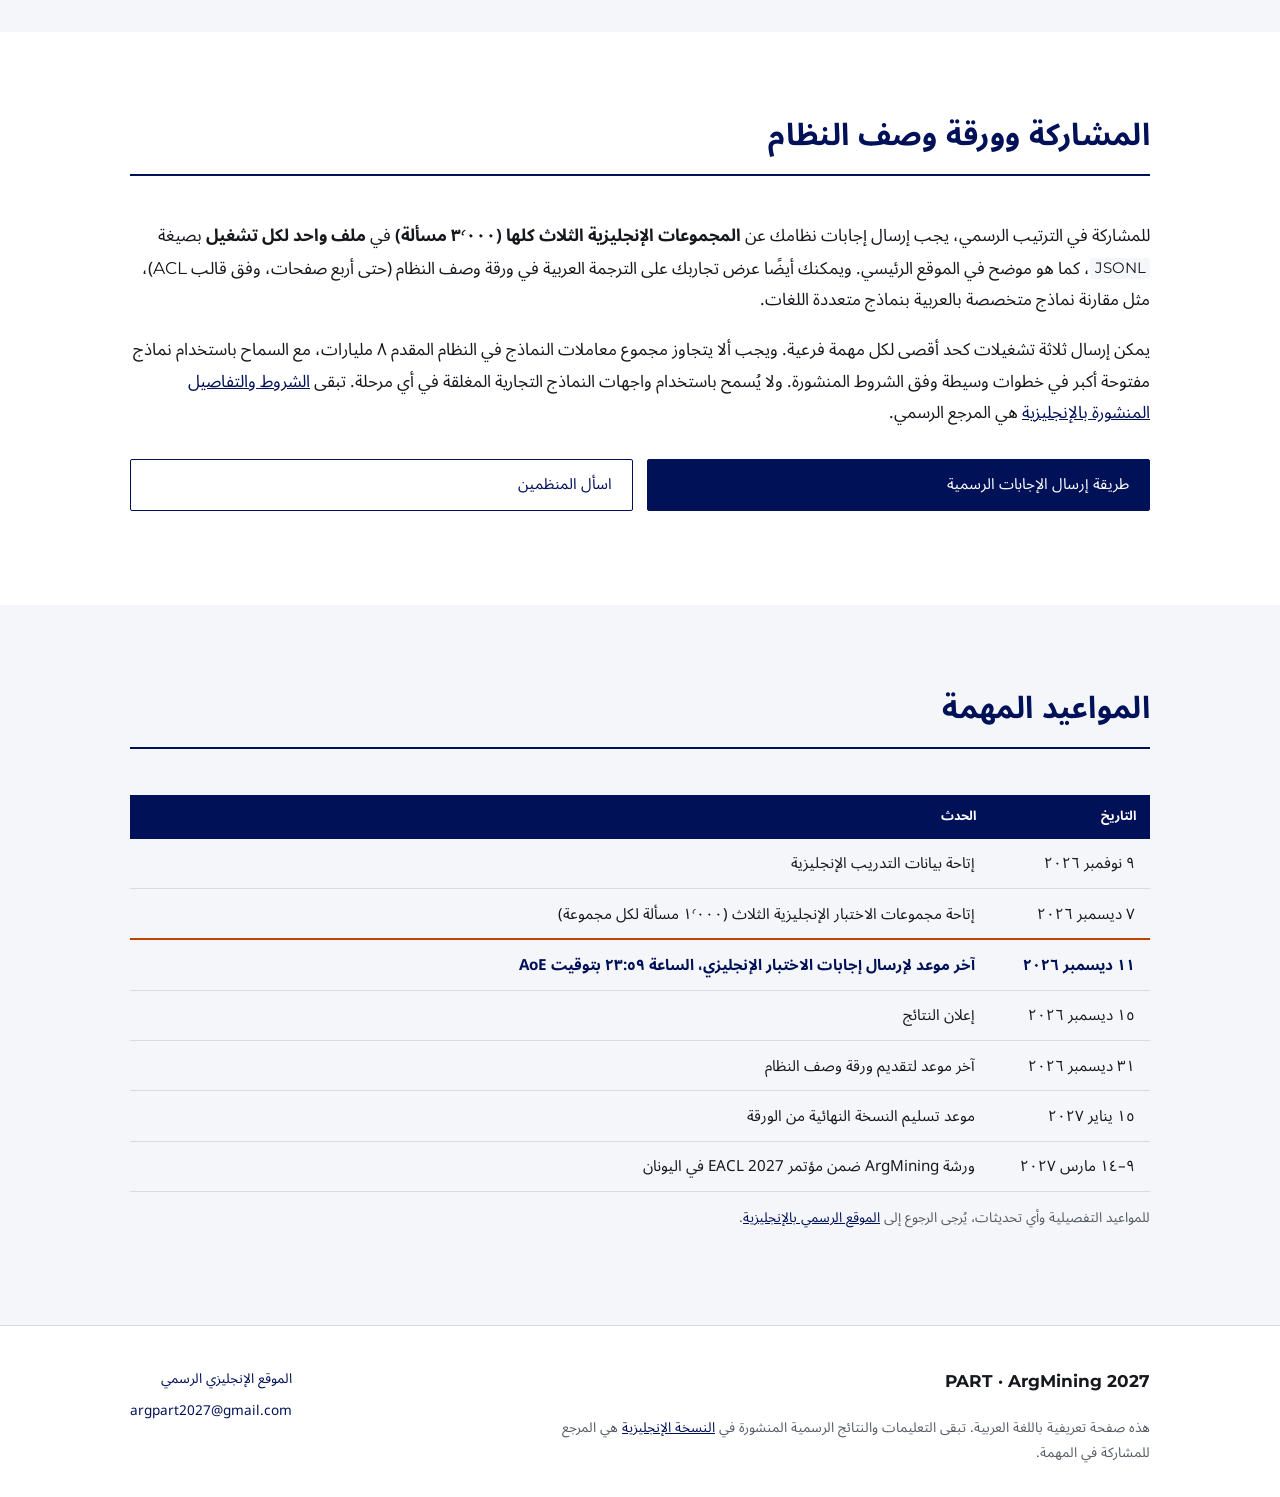
<file: ar/index.html>
<!DOCTYPE html>
<html lang="ar" dir="rtl">
<head>
  <meta charset="utf-8">
  <meta name="viewport" content="width=device-width, initial-scale=1">
  <title>مهمة PART للاستدلال الحِجاجي — معلومات باللغة العربية</title>
  <meta name="description" content="صفحة تعريفية باللغة العربية عن مهمة PART للاستدلال الحجاجي، مع توضيح أن التقييم والترتيب الرسميين يعتمدان على البيانات الإنجليزية وأن الترجمة العربية مخصصة للتحليل الاختياري.">
  <link rel="icon" type="image/svg+xml" href="../assets/part-logo.svg">
  <link rel="stylesheet" href="../css/styles.css">
  <link rel="preconnect" href="https://fonts.googleapis.com">
  <link rel="preconnect" href="https://fonts.gstatic.com" crossorigin>
  <link href="https://fonts.googleapis.com/css2?family=Montserrat:wght@400;600;700&amp;family=Noto+Sans+Arabic:wght@400;500;600;700&amp;display=swap" rel="stylesheet">
  <style>
    :root {
      --font-body: "Forma DJR Arabic Text", "Noto Sans Arabic", Tahoma, Arial, sans-serif;
      --font-head: "Forma DJR Arabic Text", "Noto Sans Arabic", Tahoma, Arial, sans-serif;
    }
    body { font-family: var(--font-body); line-height: 1.85; }
    h1, h2, h3, h4, .site-nav, .btn, .kicker, .fact, .dates-table, .io, .footer-note {
      font-family: var(--font-head);
    }
    [lang="en"], .ltr { font-family: "Forma DJR Micro", Montserrat, Arial, sans-serif; }
    h1, h2, h3, h4 { line-height: 1.55; }
    .hero h1 { max-width: 100%; font-size: clamp(2rem, 4.4vw, 3.1rem); margin-bottom: 0.55em; }
    .hero { padding-bottom: 2.5rem; }
    .lede { max-width: 73ch; font-size: 1.16rem; line-height: 1.95; }
    .kicker { letter-spacing: 0; text-transform: none; font-size: 0.9rem; }
    .site-nav a { padding: 0.4em 0; }
    .site-nav .language-link { color: var(--blue); font-weight: 700; white-space: nowrap; }
    .official-notice {
      max-width: 900px;
      background: var(--bg-alt);
      border-right: 4px solid var(--orange);
      padding: 1.35rem 1.55rem;
      margin: 1.7rem 0 1.4rem;
      line-height: 1.9;
    }
    .official-notice h2 { border: 0; padding: 0; font-size: 1.2rem; margin: 0 0 0.5em; }
    .official-notice p { margin: 0; }
    .official-notice strong { color: var(--blue); }
    .btn { line-height: 1.6; }
    .btn-label small, .btn-badge { letter-spacing: 0; text-transform: none; }
    main section + section { padding-top: var(--space-section); }
    section#task { padding-top: var(--space-section); }
    .subtask-card h3 { font-size: 1.1rem; margin-bottom: 0.5rem; }
    .subtask-card p:last-child { margin-bottom: 0; }
    .rtl-steps { margin: 1.2rem 0 1.5rem; padding-right: 1.7rem; padding-left: 0; }
    .rtl-steps li { margin: 0 0 0.7rem; padding-right: 0.3rem; }
    .example-box {
      border-right: 3px solid var(--orange);
      border-left: 0;
      background: #fff;
      padding: 1.4rem 1.65rem;
      margin: 1.4rem 0 1.3rem;
      max-width: 850px;
    }
    .example-box p { margin-bottom: 0.55rem; }
    .example-box p:last-child { margin-bottom: 0; }
    .example-box ul { margin: 0.5rem 0 0; padding-right: 1.25rem; padding-left: 0; }
    .example-box li { margin: 0.22rem 0; }
    .answer-note { color: var(--blue); font-weight: 700; margin-top: 0.75rem; }
    .dates-table th, .dates-table td { text-align: right; }
    .dates-table thead th { letter-spacing: 0; text-transform: none; }
    .dates-table td:first-child, .dates-table th:first-child { min-width: 10rem; }
    .footer-note { max-width: 74ch; }
    .ltr { direction: ltr; unicode-bidi: isolate; display: inline-block; }
    @media (max-width: 720px) {
      .hero { padding-top: 2.2rem; }
      .hero h1 { font-size: 2rem; }
      .official-notice { padding: 1rem 1.2rem; }
      .dates-table th, .dates-table td { padding: 0.6rem 0.5rem; font-size: 0.82rem; }
      .dates-table td:first-child, .dates-table th:first-child { min-width: 7rem; }
    }

    /* Arabic page mobile layout: do not change the shared English stylesheet. */
    .mobile-language { display: none; }
    /* Avoid the large horizontal scroll area created by the global skip-link offset in RTL. */
    .skip-link { left: auto; right: 0; transform: translateY(-150%); }
    .skip-link:focus { left: auto; transform: translateY(0); }
    @media (max-width: 720px) {
      :root { --space-section: 2.2rem; }
      body { line-height: 1.72; }
      .site-header { position: static; }
      .header-inner {
        flex-direction: row;
        flex-wrap: wrap;
        align-items: center;
        justify-content: space-between;
        gap: 0.15rem 0.5rem;
        padding-top: 0.5rem;
        padding-bottom: 0;
      }
      .brand img { height: 38px; }
      .mobile-language {
        display: inline-flex;
        align-items: center;
        font-family: "Forma DJR Micro", Montserrat, Arial, sans-serif;
        font-size: 0.78rem;
        font-weight: 700;
        text-decoration: none;
        color: var(--blue);
        border: 1px solid var(--line);
        padding: 0.24rem 0.6rem;
        border-radius: 2px;
      }
      .site-nav {
        width: 100%;
        flex: 0 0 100%;
        flex-wrap: nowrap;
        gap: 1rem;
        padding: 0.1rem 0 0.45rem;
        overflow-x: auto;
        overscroll-behavior-inline: contain;
        scrollbar-width: thin;
        font-size: 0.79rem;
        white-space: nowrap;
      }
      .site-nav a { flex: 0 0 auto; padding: 0.25rem 0; }
      .site-nav .language-link { display: none; }
      .hero { padding-top: 1.4rem; padding-bottom: 1.7rem; }
      .kicker { font-size: 0.76rem; margin-bottom: 0.75rem; }
      .hero h1 {
        font-size: clamp(1.65rem, 7.4vw, 1.9rem);
        line-height: 1.45;
        margin-bottom: 0.4rem;
      }
      .lede { font-size: 1rem; line-height: 1.79; }
      .official-notice {
        margin: 1.05rem 0 1.1rem;
        padding: 0.85rem 1rem;
        line-height: 1.75;
        font-size: 0.94rem;
      }
      .official-notice h2 { font-size: 1.06rem; line-height: 1.6; }
      .cta-row { gap: 0.55rem; margin-top: 1rem; }
      .cta-row .btn {
        padding: 0.68rem 0.9rem;
        text-align: right;
        justify-content: flex-start;
        font-size: 0.88rem;
      }
      .btn-label small { font-size: 0.7rem; }
      h2 { font-size: 1.43rem; margin-bottom: 1.05em; }
      .subtask-grid { gap: 0.8rem; margin: 1rem 0; }
      .subtask-card { padding: 1rem 1.1rem; }
      .example-box { padding: 1rem 1.15rem; }
      .rtl-steps { padding-right: 1.35rem; }
      .dates-table { border-collapse: collapse; }
      .dates-table thead { display: none; }
      .dates-table, .dates-table tbody, .dates-table tr, .dates-table td { display: block; width: 100%; }
      .dates-table tbody tr {
        padding: 0.7rem 0.85rem;
        border-bottom: 1px solid var(--line);
      }
      .dates-table td, .dates-table td:first-child {
        min-width: 0;
        width: 100%;
        white-space: normal;
        border: 0;
        padding: 0;
        text-align: right;
      }
      .dates-table td:first-child { font-size: 0.78rem; color: var(--orange); font-weight: 700; margin-bottom: 0.15rem; }
      .dates-table td:last-child { font-size: 0.94rem; }
      .dates-table .dates-final { border-right: 3px solid var(--orange); }
      .dates-table .dates-final td { border-top: 0; }
      .footer-inner { gap: 0.75rem; }
      .footer-nav { flex-direction: row; flex-wrap: wrap; gap: 0.35rem 1rem; }
    }
  </style>
</head>
<body>
  <a class="skip-link" href="#main">الانتقال إلى المحتوى</a>

  <header class="site-header">
    <div class="wrap header-inner">
      <a class="brand" href="../index.html" aria-label="العودة إلى موقع PART الرسمي بالإنجليزية">
        <img src="../assets/part-logo.svg" alt="PART — ألغاز الحجاج" width="242" height="70">
      </a>
      <a class="mobile-language" href="../index.html" lang="en" dir="ltr" aria-label="Read the English page">English</a>
      <nav class="site-nav" aria-label="القائمة الرئيسية">
        <a href="#task">عن المهمة</a>
        <a href="#test-sets">مجموعات الاختبار</a>
        <a href="#arabic">النسخة العربية</a>
        <a href="#participation">كيف أشارك؟</a>
        <a href="#dates">المواعيد</a>
        <a class="nav-signup" href="https://forms.gle/4nyxSPTUZDCkgYtt7" target="_blank" rel="noopener">تحديثات</a>
        <a class="language-link" href="../index.html" lang="en" dir="ltr">English ↗</a>
      </nav>
    </div>
  </header>

  <main id="main">
    <section class="hero" id="top">
      <div class="wrap">
        <p class="kicker"><span class="ltr" lang="en">ArgMining 2027 · EACL 2027</span> · صفحة تعريفية بالعربية</p>
        <h1>مهمة <span class="ltr" lang="en">PART</span> للاستدلال الحِجاجي</h1>
        <p class="lede">
          هل يمكن لنموذج لغوي أن يحدد من نصدّق عندما يتهم بعض الشهود بعضهم الآخر بالكذب؟
          لا يكفي هنا فهم كل شهادة بمفردها؛ بل يحتاج النموذج إلى الاستدلال عبر الشهادات، وتتبع من يتهم من، ومعرفة كيف يؤثر تصديق شاهد في تصديق الآخرين.
          هذه القدرة مهمة في فهم الحجج وتقييم الأدلة، لكن دراسة هذا النوع من الاستدلال في اللغة العربية لا تزال محدودة.
          في مهمة <span class="ltr" lang="en">PART</span>، يحلّ المشاركون مسائل قصيرة يتهم فيها الشهود بعضهم بعضًا بالكذب، ويستنتجون من يمكن تصديقه.
        </p>

        <aside class="official-notice" aria-label="معلومة مهمة عن اللغة الرسمية للمهمة">
          <h2>مهم: الإنجليزية هي اللغة الرسمية للمهمة</h2>
          <p>
            <strong>يعتمد الترتيب الرسمي على نتائج الاختبار الإنجليزي فقط.</strong>
            سننشر ترجمة عربية لمسائل الاختبار لمن يرغب في إجراء تجارب إضافية، ويمكن للمشاركين ترجمة بيانات التدريب الإنجليزية بأنفسهم.
            النسخة العربية <strong>ليست مسارًا مستقلًا للمنافسة</strong>، ولا تؤثر نتائجها في الترتيب الرسمي.
          </p>
        </aside>

        <div class="cta-row">
          <a class="btn btn-primary" href="../index.html">
            <span class="btn-label">الموقع الرسمي بالإنجليزية<small>التعليمات والمواعيد وطريقة إرسال الإجابات</small></span>
          </a>
          <a class="btn btn-outline" href="https://huggingface.co/datasets/michiel/argpart" target="_blank" rel="noopener">
            <span class="btn-label">بيانات التدريب الإنجليزية<small>٣٬٠٠٠ مثال متاح الآن</small></span>
          </a>
          <a class="btn btn-signup" href="https://forms.gle/4nyxSPTUZDCkgYtt7" target="_blank" rel="noopener">
            <span class="btn-label">اشترك لتلقي التحديثات<small>القائمة البريدية · اختياري · المراسلات بالإنجليزية</small></span>
            <span class="btn-badge">انضم</span>
          </a>
        </div>
      </div>
    </section>

    <section class="alt-bg" id="task">
      <div class="wrap">
        <h2>ما المطلوب من المشاركين؟</h2>
        <p>
          تتضمن كل مسألة مجموعة من الشهود. نصدّق كل شاهد ما لم يتهمه بالكذب شاهد آخر نصدّقه.
          توجد مهمتان، ويمكن المشاركة في واحدة منهما أو كلتيهما.
        </p>
        <div class="subtask-grid">
          <article class="subtask-card">
            <h3>المهمة الأولى · إجابة بنعم أو لا</h3>
            <p>اقرأ شهادات الشهود، ثم حدد هل يمكن تصديق عبارة محددة.</p>
            <p class="io">الإجابة المطلوبة: <code lang="en" dir="ltr">yes</code> أو <code lang="en" dir="ltr">no</code></p>
          </article>
          <article class="subtask-card">
            <h3>المهمة الثانية · من هم الشهود الذين يمكن تصديقهم؟</h3>
            <p>حدد جميع الشهود الذين يمكن تصديقهم بعد النظر في اتهاماتهم لبعضهم بالكذب.</p>
            <p class="io">الإجابة المطلوبة: أسماء الشهود الذين يمكن تصديقهم، كما وردت في المسألة</p>
          </article>
        </div>
      </div>
    </section>

    <section id="test-sets">
      <div class="wrap">
        <h2>مجموعات الاختبار</h2>
        <p>
          ستصدر بيانات الاختبار بالإنجليزية في <strong>ثلاث مجموعات</strong>، تضم كل مجموعة <strong>١٬٠٠٠ مسألة</strong>، وتختلف في درجة الصعوبة:
        </p>
        <ol class="rtl-steps">
          <li><strong>المجموعة الأولى:</strong> مسائل مشابهة لبيانات التدريب.</li>
          <li><strong>المجموعة الثانية:</strong> أصعب قليلًا من بيانات التدريب. ومن المرجّح أن يعتمد الترتيب النهائي على نتائجها.</li>
          <li><strong>المجموعة الثالثة:</strong> مسائل تختلف كثيرًا عن بيانات التدريب، لاختبار قدرة الأنظمة على التعامل مع حالات جديدة.</li>
        </ol>
        <p>
          قد تختلف المجموعتان الثانية والثالثة في عدد الشهود، وطريقة ترتيب الشهادات، وصياغة الاتهامات، وشكل العلاقات بين الشهود، ووجود شهادات لا تؤثر في السؤال.
          وستُعلن النتائج لجميع المجموعات الثلاث.
        </p>
        <p class="data-note">المجموعات الثلاث جزء من <strong>المهمة الإنجليزية الرسمية نفسها</strong>، وليست مسارات منفصلة.</p>
      </div>
    </section>

    <section id="arabic">
      <div class="wrap">
        <h2>التجارب باستخدام النسخة العربية</h2>
        <p>
          سننشر ترجمة عربية لمسائل الاختبار الإنجليزية، مع الحفاظ على المسائل نفسها وإجاباتها الصحيحة.
          أما بيانات التدريب الإنجليزية المتاحة حاليًا، فيمكن للمشاركين ترجمتها إلى العربية بأنفسهم إذا رغبوا في تدريب نموذج أو إجراء تجارب باللغة العربية.
        </p>
        <ol class="rtl-steps">
          <li><strong>شارك في المهمة الرسمية:</strong> أرسل إجابات نظامك عن مسائل الاختبار <strong>الإنجليزية</strong> وفق التعليمات المنشورة في الموقع الرئيسي.</li>
          <li><strong>ترجم بيانات التدريب إذا رغبت:</strong> يمكنك استخدام البيانات الإنجليزية المتاحة الآن وإعداد ترجمتك العربية لتجاربك.</li>
          <li><strong>جرّب الاختبار العربي:</strong> عندما ننشر النسخة العربية، يمكنك اختبار نموذج متخصص بالعربية أو متعدد اللغات، ومقارنة نتائجه بين اللغتين.</li>
          <li><strong>اعرض نتائجك في الورقة:</strong> يسعدنا أن تتضمن الورقة التي تشرح فيها نظامك تجارب إضافية على النسخة العربية، إلى جانب النتائج الإنجليزية الرسمية.</li>
        </ol>
        <p class="data-note">نعمل حاليًا على ترجمة مسائل الاختبار إلى العربية، وسنضيف رابطها هنا عند نشرها. لا تحتاج إلى إرسال إجابات منفصلة بالعربية للمشاركة في الترتيب الرسمي.</p>
      </div>
    </section>

    <section class="alt-bg" id="example">
      <div class="wrap">
        <h2>مثال بسيط</h2>
        <p>القاعدة: نصدّق كل شاهد ما لم يتهمه بالكذب شاهد آخر نصدّقه.</p>
        <div class="example-box">
          <ul>
            <li>ليلى تقول إن القطار متأخر.</li>
            <li>أحمد يقول إن ليلى تكذب.</li>
            <li>سامر يقول إن ليلى تكذب.</li>
            <li>عمر يقول إن سامر يكذب.</li>
          </ul>
          <p class="answer-note">النتيجة: لا يمكن تصديق أن القطار متأخر؛ والشاهدان الموثوقان هما أحمد وعمر.</p>
        </div>
        <p class="fig-caption">مثال توضيحي بأسماء عربية. في التقييم الرسمي تُقدَّم المسائل وإجاباتها بالإنجليزية.</p>
      </div>
    </section>

    <section id="participation">
      <div class="wrap">
        <h2>المشاركة وورقة وصف النظام</h2>
        <p>
          للمشاركة في الترتيب الرسمي، يجب إرسال إجابات نظامك عن <strong>المجموعات الإنجليزية الثلاث كلها (٣٬٠٠٠ مسألة)</strong> في <strong>ملف واحد لكل تشغيل</strong> بصيغة <code lang="en" dir="ltr">JSONL</code>، كما هو موضح في الموقع الرئيسي.
          ويمكنك أيضًا عرض تجاربك على الترجمة العربية في ورقة وصف النظام (حتى أربع صفحات، وفق قالب <span class="ltr" lang="en">ACL</span>)، مثل مقارنة نماذج متخصصة بالعربية بنماذج متعددة اللغات.
        </p>
        <p>
          يمكن إرسال ثلاثة تشغيلات كحد أقصى لكل مهمة فرعية. ويجب ألا يتجاوز مجموع معاملات النماذج في النظام المقدم ٨ مليارات، مع السماح باستخدام نماذج مفتوحة أكبر في خطوات وسيطة وفق الشروط المنشورة. ولا يُسمح باستخدام واجهات النماذج التجارية المغلقة في أي مرحلة.
          تبقى <a href="../index.html#dataset">الشروط والتفاصيل المنشورة بالإنجليزية</a> هي المرجع الرسمي.
        </p>
        <div class="cta-row">
          <a class="btn btn-primary" href="../index.html#submission"><span class="btn-label">طريقة إرسال الإجابات الرسمية</span></a>
          <a class="btn btn-outline" href="mailto:argpart2027@gmail.com?subject=PART2027%20Arabic%20translation"><span class="btn-label">اسأل المنظمين</span></a>
        </div>
      </div>
    </section>

    <section class="alt-bg" id="dates">
      <div class="wrap">
        <h2>المواعيد المهمة</h2>
        <table class="dates-table">
          <thead><tr><th scope="col">التاريخ</th><th scope="col">الحدث</th></tr></thead>
          <tbody>
            <tr><td>٩ نوفمبر ٢٠٢٦</td><td>إتاحة بيانات التدريب الإنجليزية</td></tr>
            <tr><td>٧ ديسمبر ٢٠٢٦</td><td>إتاحة مجموعات الاختبار الإنجليزية الثلاث (١٬٠٠٠ مسألة لكل مجموعة)</td></tr>
            <tr class="dates-final"><td>١١ ديسمبر ٢٠٢٦</td><td>آخر موعد لإرسال إجابات الاختبار الإنجليزي، الساعة ٢٣:٥٩ بتوقيت AoE</td></tr>
            <tr><td>١٥ ديسمبر ٢٠٢٦</td><td>إعلان النتائج</td></tr>
            <tr><td>٣١ ديسمبر ٢٠٢٦</td><td>آخر موعد لتقديم ورقة وصف النظام</td></tr>
            <tr><td>١٥ يناير ٢٠٢٧</td><td>موعد تسليم النسخة النهائية من الورقة</td></tr>
            <tr><td>٩–١٤ مارس ٢٠٢٧</td><td>ورشة ArgMining ضمن مؤتمر EACL 2027 في اليونان</td></tr>
          </tbody>
        </table>
        <p class="table-note">للمواعيد التفصيلية وأي تحديثات، يُرجى الرجوع إلى <a href="../index.html#dates">الموقع الرسمي بالإنجليزية</a>.</p>
      </div>
    </section>
  </main>

  <footer class="site-footer">
    <div class="wrap footer-inner">
      <div>
        <strong class="ltr" lang="en">PART · ArgMining 2027</strong>
        <p class="footer-note">هذه صفحة تعريفية باللغة العربية. تبقى التعليمات والنتائج الرسمية المنشورة في <a href="../index.html">النسخة الإنجليزية</a> هي المرجع للمشاركة في المهمة.</p>
      </div>
      <nav class="footer-nav" aria-label="روابط أسفل الصفحة">
        <a href="../index.html">الموقع الإنجليزي الرسمي</a>
        <a href="mailto:argpart2027@gmail.com">argpart2027@gmail.com</a>
      </nav>
    </div>
  </footer>
</body>
</html>
</file>
<file: css/styles.css>
/* ==========================================================================
   PART Shared Task — ArgMining 2027
   Leiden University huisstijl, minimal white.
   Colors:   huisstijl.universiteitleiden.nl/huisstijl/kleuren
             primary  Universiteitsblauw #001158 (Pantone 280 C)
             accent   Wiskunde en Natuurwetenschappen #BE4500 (Pantone 173 C)
             light    30%-intensity variants of the above
   Type:     primary  Merriweather (body) — web font
             secondary Vestula -> official web substitute Verdana (headings,
             tables, UI)
   ========================================================================== */

:root {
  --blue:        #001158;
  --blue-30:     #B2B5CC;
  --orange:      #BE4500;
  --orange-30:   #ECC7B3;
  --ink:         #16181d;
  --muted:       #565b66;
  --line:        #d8dbe4;
  --bg:          #ffffff;
  --bg-alt:      #f5f6fa;

  --font-body:   "Merriweather", Georgia, "Times New Roman", serif;
  --font-head:   Verdana, Geneva, "DejaVu Sans", Arial, sans-serif;

  --wrap: 1060px;
  --space-section: clamp(3rem, 7vw, 5rem);
}

* { box-sizing: border-box; }

html {
  scroll-behavior: smooth;
  scroll-padding-top: 5rem;
}

body {
  margin: 0;
  font-family: var(--font-body);
  font-size: 1.0625rem;
  line-height: 1.7;
  color: var(--ink);
  background: var(--bg);
  -webkit-font-smoothing: antialiased;
}

h1, h2, h3, h4 {
  font-family: var(--font-head);
  color: var(--blue);
  line-height: 1.25;
  margin: 0 0 0.8em;
  font-weight: 700;
}

h2 {
  font-size: clamp(1.5rem, 3vw, 1.9rem);
  letter-spacing: 0.01em;
  padding-bottom: 0.5em;
  border-bottom: 2px solid var(--blue);
  margin-bottom: 1.5em;
}

h3 { font-size: 1.15rem; }

p { margin: 0 0 1.1em; }

a { color: var(--blue); }
a:hover { color: var(--orange); }

img { max-width: 100%; height: auto; display: block; }

.wrap {
  max-width: var(--wrap);
  margin: 0 auto;
  padding: 0 1.25rem;
}

.visually-hidden {
  position: absolute !important;
  width: 1px; height: 1px;
  margin: -1px; padding: 0;
  overflow: hidden;
  clip: rect(0 0 0 0);
  white-space: nowrap;
  border: 0;
}

.skip-link {
  position: absolute;
  left: -9999px;
  top: 0;
  background: var(--blue);
  color: #fff;
  padding: 0.6em 1.2em;
  z-index: 100;
  font-family: var(--font-head);
  font-size: 0.9rem;
}
.skip-link:focus { left: 0; }

/* ---------- header ---------- */

.site-header {
  position: sticky;
  top: 0;
  background: var(--bg);
  border-bottom: 1px solid var(--line);
  z-index: 10;
}

.header-inner {
  display: flex;
  align-items: center;
  justify-content: space-between;
  gap: 1.5rem;
  flex-wrap: wrap;
  padding-top: 0.75rem;
  padding-bottom: 0.75rem;
}

.brand img { height: 44px; width: auto; }

.site-nav {
  display: flex;
  flex-wrap: wrap;
  gap: 0.25rem 1.25rem;
  font-family: var(--font-head);
  font-size: 0.85rem;
}

.site-nav a {
  text-decoration: none;
  color: var(--ink);
  padding: 0.35em 0;
  border-bottom: 2px solid transparent;
}
.site-nav a:hover {
  color: var(--blue);
  border-bottom-color: var(--orange);
}

/* ---------- hero ---------- */

.hero {
  padding: clamp(2.5rem, 6vw, 4.5rem) 0 var(--space-section);
}

.kicker {
  font-family: var(--font-head);
  font-size: 0.8rem;
  font-weight: 700;
  letter-spacing: 0.14em;
  text-transform: uppercase;
  color: var(--orange);
  margin: 0 0 1rem;
}

.hero h1 {
  font-size: clamp(1.9rem, 4.5vw, 2.9rem);
  margin-bottom: 1.2em;
  max-width: 18ch;
}
.hero h1 .abbrev { font-weight: 400; }

.lede {
  font-size: 1.125rem;
  max-width: 62ch;
  color: var(--ink);
}

/* ---------- buttons ---------- */

.cta-row {
  display: flex;
  flex-wrap: wrap;
  gap: 0.9rem;
  margin: 1.8rem 0 0.9rem;
}

.btn {
  display: inline-flex;
  align-items: center;
  gap: 0.75rem;
  padding: 0.85em 1.3em;
  font-family: var(--font-head);
  font-size: 0.95rem;
  line-height: 1.3;
  text-decoration: none;
  border: 1px solid var(--blue);
  border-radius: 2px;
  transition: background-color 0.15s ease, color 0.15s ease, border-color 0.15s ease;
}

/* Hero buttons: one row of equal-width buttons, badge under the label */
.cta-row .btn {
  flex: 1 1 0;
  min-width: 0;
  flex-direction: column;
  align-items: flex-start;
  justify-content: space-between;
  gap: 0.6rem;
}

.btn-label { display: flex; flex-direction: column; }
.btn-label small {
  font-size: 0.72rem;
  font-weight: 400;
  letter-spacing: 0.05em;
  text-transform: uppercase;
  opacity: 0.85;
}

.btn-primary { background: var(--blue); color: #fff; }
.btn-primary:hover { background: #0a1d6b; color: #fff; }

.btn-outline { background: #fff; color: var(--blue); }
.btn-outline:hover { background: var(--blue); color: #fff; }

.btn-signup { background: var(--orange); border-color: var(--orange); color: #fff; }
.btn-signup:hover { background: #993700; border-color: #993700; color: #fff; }
.btn-signup .btn-badge { background: #fff; color: var(--orange); }

.site-nav a.nav-signup {
  color: #fff;
  background: var(--orange);
  padding: 0.35em 0.8em;
  border-radius: 999px;
  border-bottom: 0;
  font-weight: 700;
}
.site-nav a.nav-signup:hover { background: #993700; color: #fff; }

.btn-badge {
  font-size: 0.68rem;
  font-weight: 700;
  letter-spacing: 0.08em;
  text-transform: uppercase;
  padding: 0.35em 0.7em;
  border-radius: 999px;
  background: var(--orange);
  color: #fff;
  white-space: nowrap;
}

/* Temporary flag marking newly added or changed text */
.updated-flag {
  display: inline-block;
  margin-left: 0.5em;
  padding: 0.15em 0.6em;
  border-radius: 999px;
  font-family: var(--font-head);
  font-size: 0.62rem;
  font-weight: 700;
  letter-spacing: 0.08em;
  text-transform: uppercase;
  color: var(--orange);
  background: var(--orange-30);
  vertical-align: super;
  white-space: nowrap;
}

.data-note {
  margin-top: 1.1rem;
  font-size: 0.95rem;
  color: var(--muted);
  max-width: 62ch;
}

.univ { margin-top: 2.25rem; }

.univ-label {
  font-family: var(--font-head);
  font-size: 0.75rem;
  font-weight: 700;
  letter-spacing: 0.14em;
  text-transform: uppercase;
  color: var(--muted);
  margin: 0 0 1rem;
}

.univ-logos {
  display: flex;
  align-items: center;
  flex-wrap: wrap;
  gap: 1.25rem 2.5rem;
}

.univ-logos img {
  height: 40px;
  width: auto;
}

.univ-logos img.logo-leiden { height: 72px; }

.univ-logos a { display: inline-block; }

/* ---------- sections ---------- */

section { padding: var(--space-section) 0; }
section + section { padding-top: 0; }
section[id] { scroll-margin-top: 5rem; }

section#task, section#organizers, section#references { padding-top: var(--space-section); }

.alt-bg { background: var(--bg-alt); }

/* ---------- dates ---------- */

section#dates { padding-top: var(--space-section); }

.dates-table {
  width: 100%;
  border-collapse: collapse;
  font-family: var(--font-head);
  font-size: 0.95rem;
}

.dates-table th,
.dates-table td {
  text-align: left;
  padding: 0.7em 1em;
  border-bottom: 1px solid var(--line);
}

.dates-table thead th {
  background: var(--blue);
  color: #fff;
  border-bottom: 2px solid var(--blue);
  font-size: 0.8rem;
  letter-spacing: 0.1em;
  text-transform: uppercase;
}

.dates-table tbody tr:hover { background: var(--bg-alt); }

.dates-table td:first-child,
.dates-table th:first-child {
  width: 1%;
  white-space: nowrap;
}

.dates-table .dates-final td {
  font-weight: 700;
  color: var(--blue);
  border-top: 2px solid var(--orange);
}

.table-note {
  font-size: 0.85rem;
  color: var(--muted);
  margin-top: 0.8rem;
}

/* ---------- subtask / eval / organizer cards ---------- */

.subtask-grid,
.eval-grid,
.organizer-grid {
  display: grid;
  grid-template-columns: repeat(auto-fit, minmax(280px, 1fr));
  gap: 1.25rem;
  margin: 1.5rem 0;
}

.subtask-card,
.eval-card,
.organizer {
  border: 1px solid var(--line);
  border-top: 3px solid var(--blue);
  padding: 1.4rem 1.5rem;
  background: var(--bg);
}

.subtask-card h4,
.eval-card h3 { margin-bottom: 0.6em; }

.io {
  font-size: 0.88rem;
  color: var(--muted);
  font-family: var(--font-head);
  border-top: 1px dashed var(--line);
  padding-top: 0.8em;
}

.organizer .meta {
  font-size: 0.85rem;
  color: var(--muted);
  font-family: var(--font-head);
  margin-bottom: 0.8em;
}

.avatar {
  width: 88px;
  height: 88px;
  border-radius: 50%;
  object-fit: cover;
  object-position: center top;
  margin-bottom: 1rem;
}

/* ---------- example puzzle ---------- */

.example {
  display: grid;
  grid-template-columns: minmax(300px, 5fr) minmax(280px, 6fr);
  gap: 2rem;
  margin: 2rem 0 1rem;
}

.attack-graph {
  width: 100%;
  height: auto;
  display: block;
}

.attack-graph .edge {
  fill: none;
  stroke: var(--blue);
  stroke-width: 2;
}

.attack-graph .node circle {
  fill: #fff;
  stroke: var(--blue);
  stroke-width: 2;
}

.attack-graph .node-num {
  font-family: var(--font-head);
  font-size: 22px;
  font-weight: 700;
  fill: var(--blue);
}

.attack-graph .node-label {
  font-family: var(--font-head);
  font-size: 12.5px;
  fill: var(--ink);
}

.attack-graph .node-sub {
  font-family: var(--font-head);
  font-size: 11.5px;
  fill: var(--muted);
}

.example-text blockquote {
  margin: 0;
  padding: 1.2rem 1.4rem;
  border-left: 3px solid var(--orange);
  background: var(--bg);
  font-size: 0.98rem;
}

.example-text blockquote p { margin-bottom: 0.7em; }
.example-text blockquote p:last-child { margin-bottom: 0; }

.fig-caption {
  font-family: var(--font-head);
  font-size: 0.8rem;
  color: var(--muted);
  margin-top: 0.8rem;
}

/* ---------- dataset ---------- */

.fact-grid {
  display: grid;
  grid-template-columns: repeat(auto-fit, minmax(140px, 1fr));
  gap: 1.25rem;
  margin: 1.75rem 0;
}

.fact {
  border: 1px solid var(--line);
  padding: 1.1rem 1.2rem;
  display: flex;
  flex-direction: column;
  gap: 0.2rem;
}

.fact-num {
  font-family: var(--font-head);
  font-size: 1.7rem;
  font-weight: 700;
  color: var(--blue);
  line-height: 1;
}

.fact-label {
  font-family: var(--font-head);
  font-size: 0.8rem;
  letter-spacing: 0.05em;
  text-transform: uppercase;
  color: var(--muted);
}

.restrictions {
  padding-left: 1.3em;
}

.restrictions li {
  margin-bottom: 0.7em;
}

code {
  font-family: ui-monospace, SFMono-Regular, Menlo, Consolas, "DejaVu Sans Mono", monospace;
  font-size: 0.88em;
  background: var(--bg-alt);
  padding: 0.1em 0.3em;
  border-radius: 3px;
}

.code-block {
  background: var(--bg-alt);
  border: 1px solid var(--line);
  border-left: 3px solid var(--blue);
  padding: 0.9rem 1.1rem;
  overflow-x: auto;
  font-size: 0.9rem;
  line-height: 1.6;
}

.code-block code {
  background: none;
  padding: 0;
  font-size: inherit;
}

/* ---------- references ---------- */

.references {
  padding-left: 1.4em;
  font-size: 0.95rem;
  color: var(--muted);
}

.references li {
  margin-bottom: 1em;
  line-height: 1.65;
}

/* ---------- footer ---------- */

.site-footer {
  border-top: 1px solid var(--line);
  background: var(--bg);
  padding: 2.5rem 0 2rem;
}

.footer-inner {
  display: flex;
  justify-content: space-between;
  gap: 2rem;
  flex-wrap: wrap;
}

.footer-logos {
  display: flex;
  align-items: center;
  flex-wrap: wrap;
  gap: 1rem 1.75rem;
}

.footer-logos a { display: inline-block; }
.footer-logos img { height: 30px; width: auto; }
.footer-logos img.logo-leiden { height: 56px; }

.footer-note {
  font-size: 0.85rem;
  color: var(--muted);
  max-width: 52ch;
  margin: 1rem 0 0;
}

.footer-nav {
  display: flex;
  flex-direction: column;
  gap: 0.4rem;
  font-family: var(--font-head);
  font-size: 0.85rem;
  align-self: flex-start;
}

.footer-nav a { text-decoration: none; }
.footer-nav a:hover { color: var(--orange); }

/* ---------- responsive ---------- */

@media (max-width: 720px) {
  body { font-size: 1rem; }

  .header-inner {
    flex-direction: column;
    align-items: flex-start;
  }

  .site-nav { gap: 0.1rem 1rem; font-size: 0.8rem; }

  .example { grid-template-columns: 1fr; }

  .cta-row .btn { flex-basis: 100%; }
}

/* ---------- print ---------- */

@media print {
  .site-header, .site-footer, .cta-row, .skip-link { display: none; }
  body { font-size: 10pt; }
  .alt-bg { background: #fff; }
  a { color: inherit; text-decoration: underline; }
}
</file>
